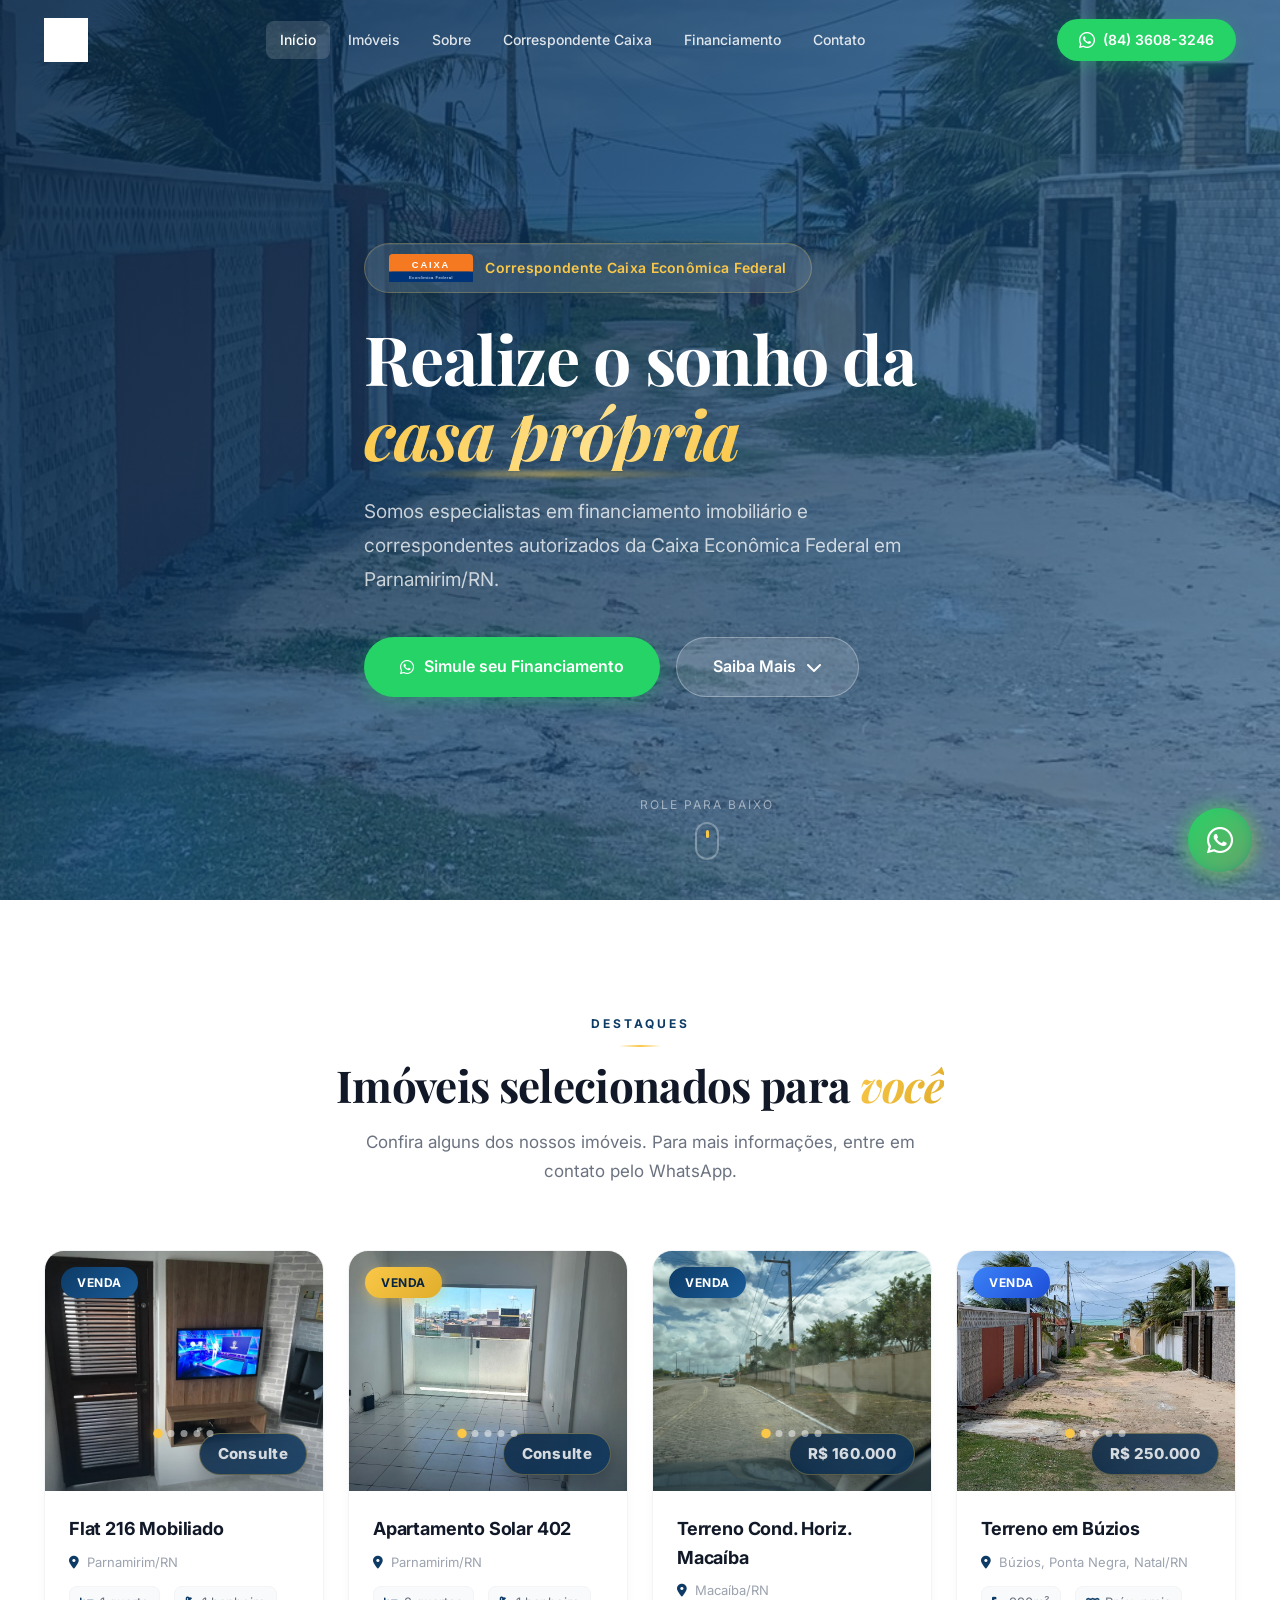
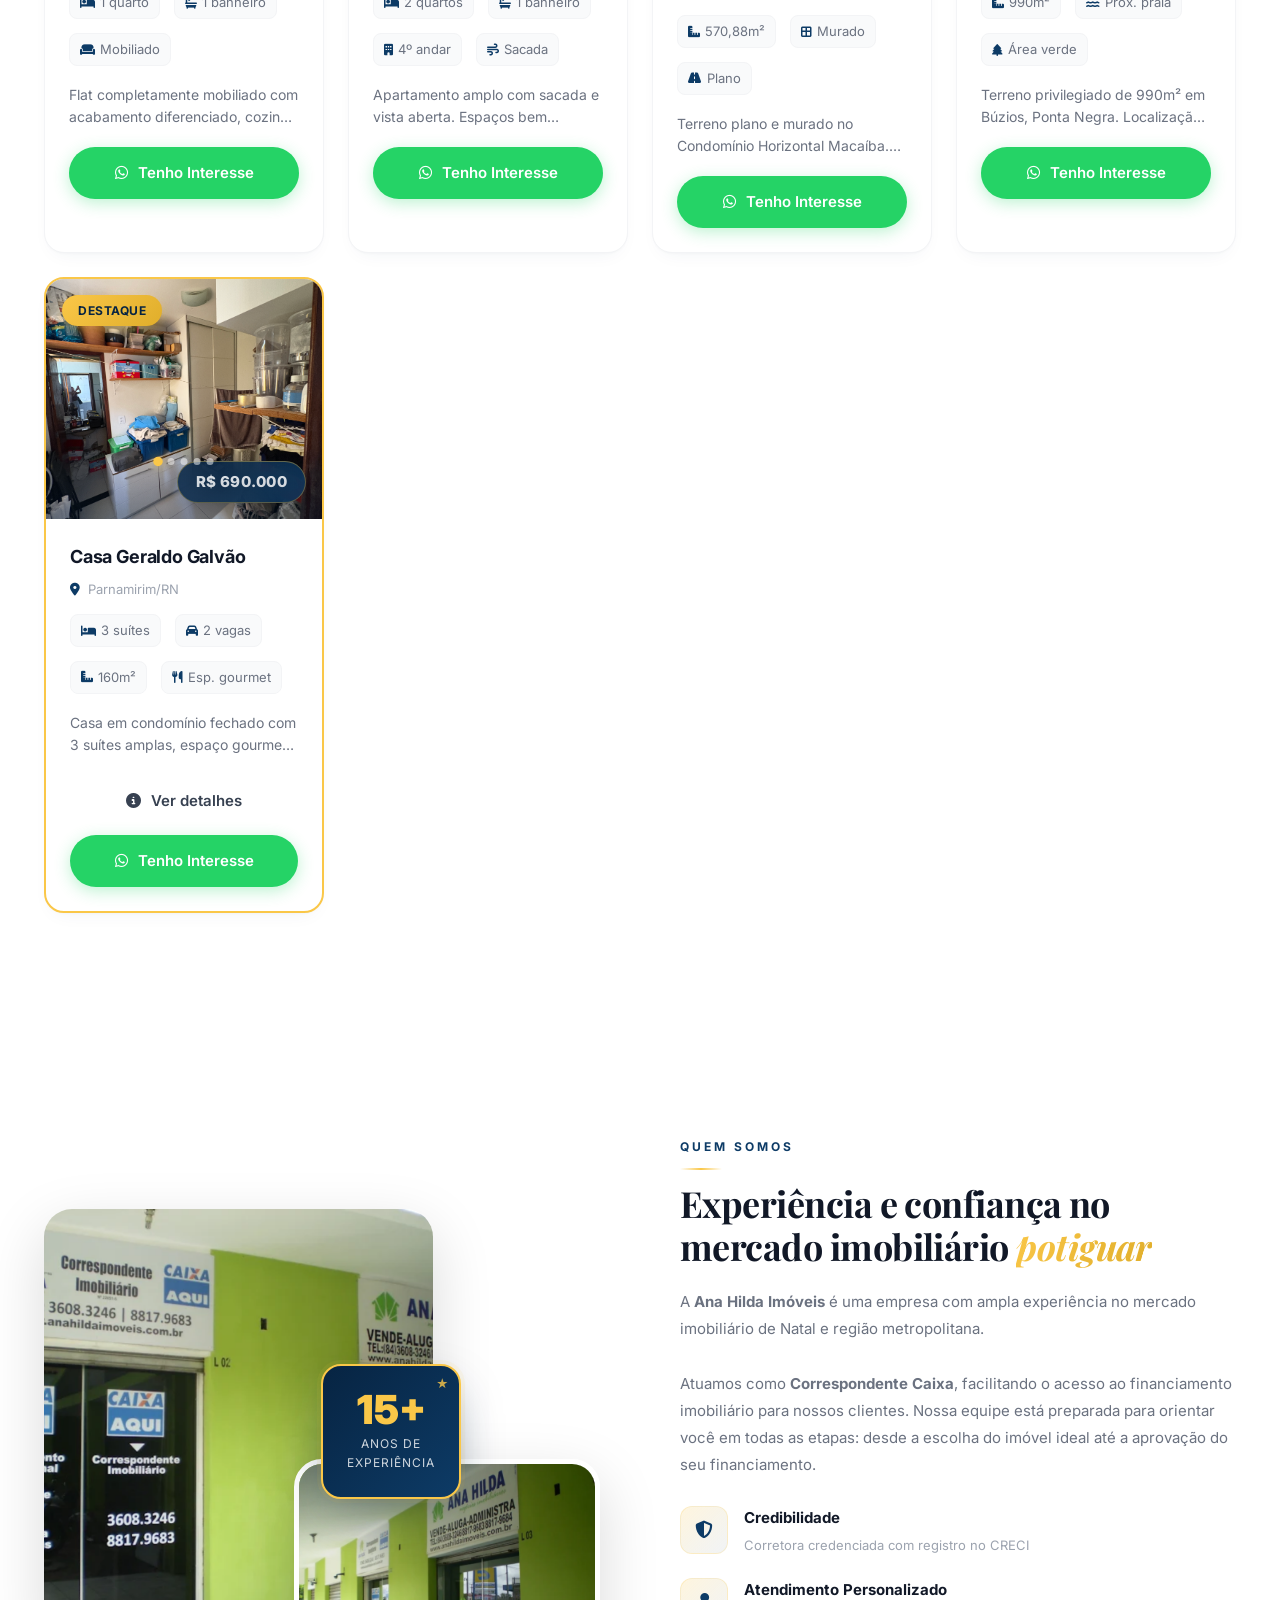
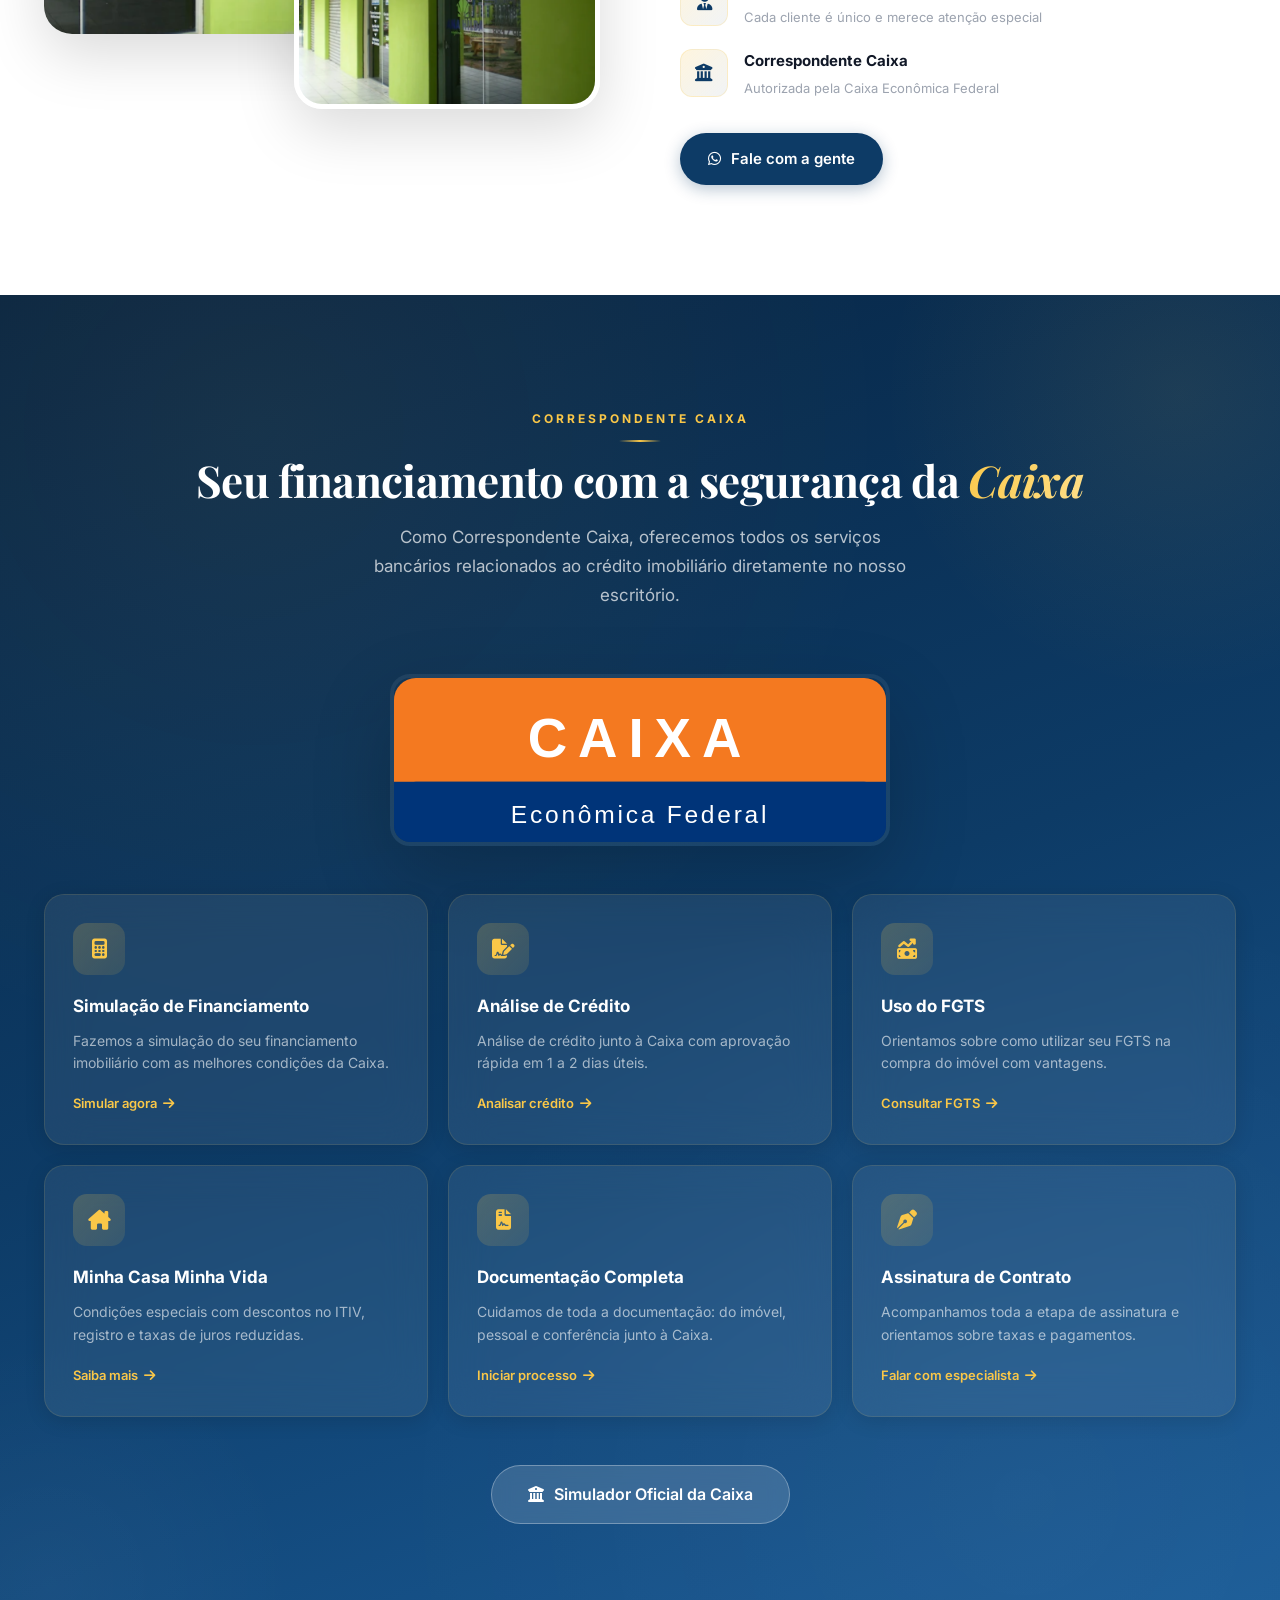
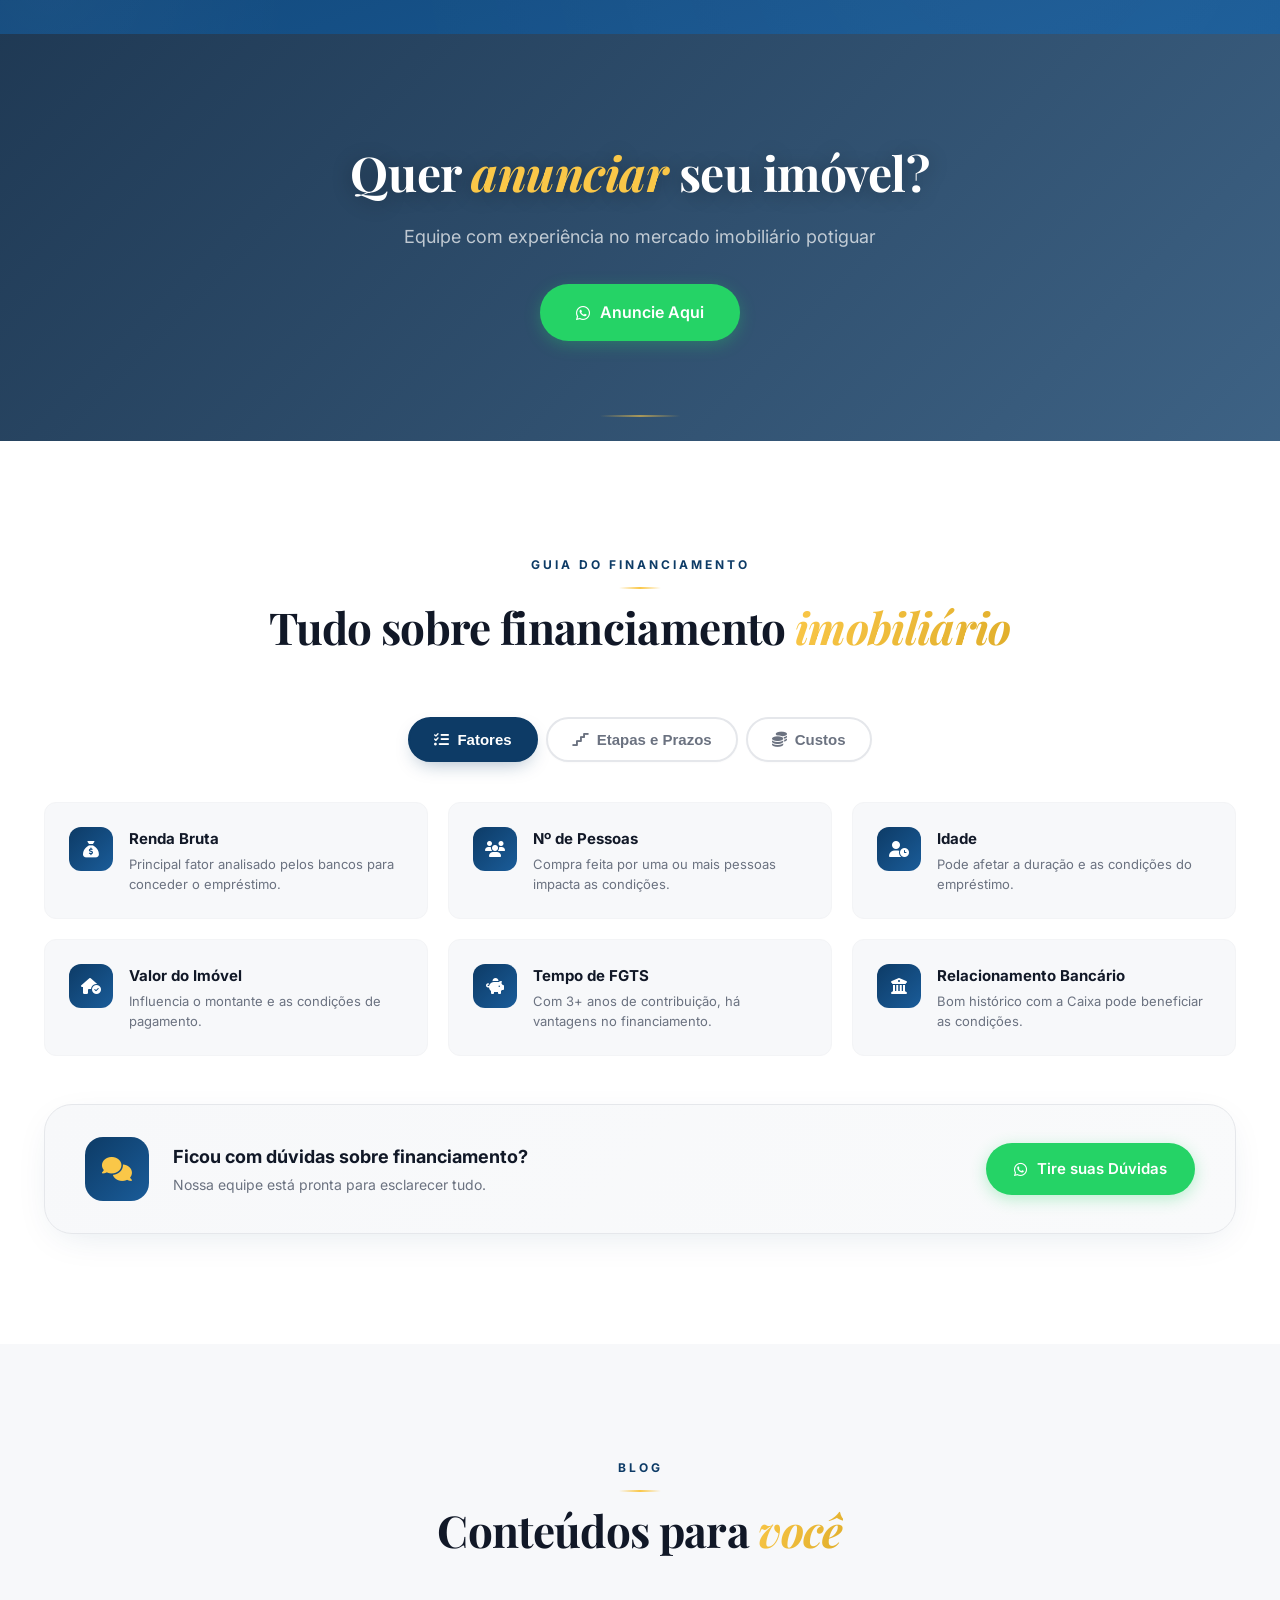
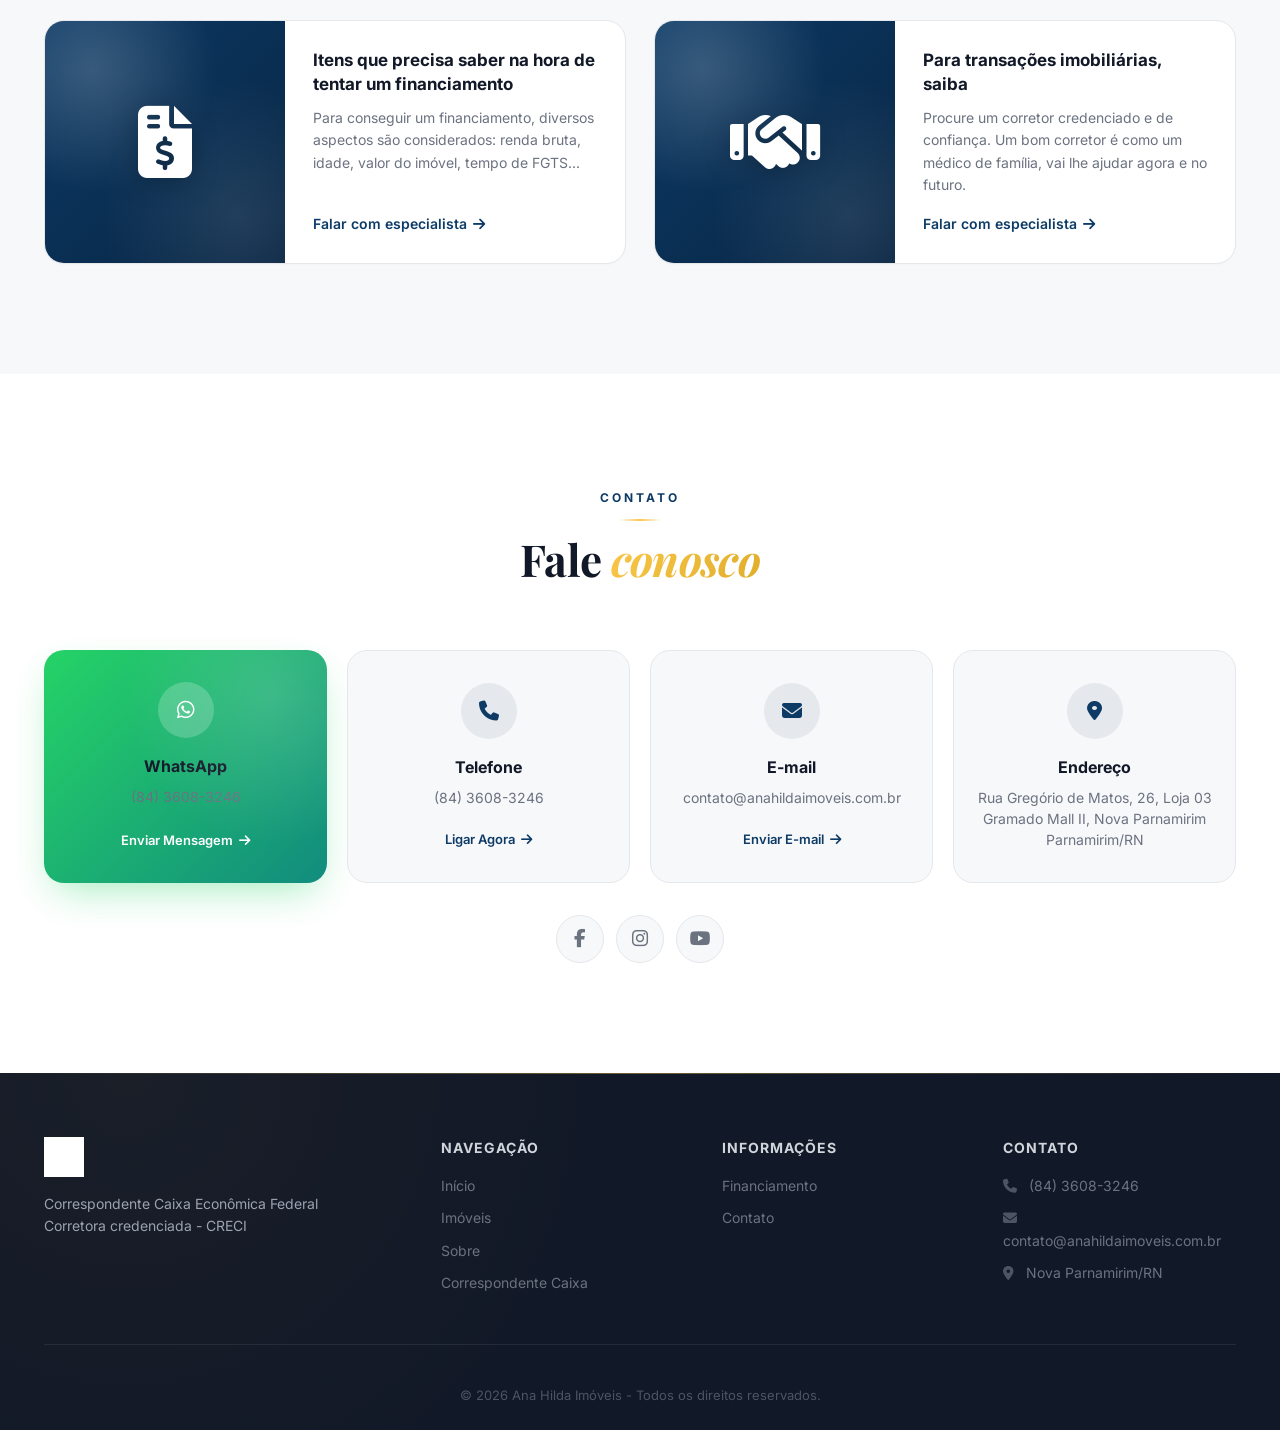
<file: index.html>
﻿<!DOCTYPE html>
<html lang="pt-BR">
<head>
    <meta charset="UTF-8">
    <meta name="viewport" content="width=device-width, initial-scale=1.0">
    <title>Ana Hilda Imóveis | Correspondente Caixa - Parnamirim/RN</title>
    <meta name="description" content="Ana Hilda Imóveis - Correspondente Caixa em Parnamirim/RN. Financiamento imobiliário, simulação de crédito, compra e venda de imóveis.">
    <link rel="icon" type="image/jpeg" href="/images/icons/logo.jpg">
    <link rel="preconnect" href="https://fonts.googleapis.com">
    <link rel="preconnect" href="https://fonts.gstatic.com" crossorigin>
    <link href="https://fonts.googleapis.com/css2?family=Inter:wght@300;400;500;600;700;800;900&family=Playfair+Display:ital,wght@0,400;0,500;0,600;0,700;0,800;1,400;1,500&display=swap" rel="stylesheet">
    <link rel="stylesheet" href="https://cdnjs.cloudflare.com/ajax/libs/font-awesome/6.5.1/css/all.min.css">
    <link rel="stylesheet" href="styles.css">
</head>
<body>
    <!-- Preloader -->
    <div class="preloader" id="preloader">
        <div class="preloader-inner">
            <img src="/images/icons/logo.jpg" alt="Ana Hilda" class="preloader-logo">
            <div class="preloader-bar"><div class="preloader-progress"></div></div>
        </div>
    </div>

    <!-- Header -->
    <header class="header" id="header">
        <div class="container header-container">
            <a href="#inicio" class="logo">
                <img src="/images/icons/logo.jpg" alt="Ana Hilda Imóveis" class="logo-img">
            </a>
            <nav class="nav" id="nav">
                <a href="#inicio" class="nav-link active">Início</a>
                <a href="#imoveis" class="nav-link">Imóveis</a>
                <a href="#sobre" class="nav-link">Sobre</a>
                <a href="#correspondente" class="nav-link">Correspondente Caixa</a>
                <a href="#financiamento" class="nav-link">Financiamento</a>
                <a href="#contato" class="nav-link">Contato</a>
            </nav>
            <div class="header-actions">
                <a href="https://api.whatsapp.com/send?phone=558436083246&text=Ol%C3%A1!%20Gostaria%20de%20mais%20informa%C3%A7%C3%B5es." class="btn-whatsapp-header" target="_blank" rel="noopener noreferrer">
                    <i class="fa-brands fa-whatsapp"></i>
                    <span>(84) 3608-3246</span>
                </a>
                <button class="menu-toggle" id="menuToggle" aria-label="Abrir menu">
                    <span></span><span></span><span></span>
                </button>
            </div>
        </div>
    </header>

    <!-- Hero Section -->
    <section class="hero" id="inicio">
        <div class="hero-slider">
            <div class="hero-slide active" style="background-image: url('/images/hero1.jpg')"></div>
            <div class="hero-slide" style="background-image: url('/images/hero2.jpg')"></div>
            <div class="hero-slide" style="background-image: url('/images/hero3.jpg')"></div>
        </div>
        <div class="hero-overlay"></div>
        <div class="container hero-content">
            <div class="hero-badge">
                <img src="/images/caixa.svg" alt="Caixa" class="hero-badge-img">
                Correspondente Caixa Econômica Federal
            </div>
            <h1>
                <span class="hero-line">Realize o sonho da</span>
                <span class="hero-line"><em class="highlight">casa própria</em></span>
            </h1>
            <p class="hero-subtitle">Somos especialistas em financiamento imobiliário e correspondentes autorizados da Caixa Econômica Federal em Parnamirim/RN.</p>
            <div class="hero-actions">
                <a href="https://api.whatsapp.com/send?phone=558436083246&text=Ol%C3%A1!%20Gostaria%20de%20simular%20um%20financiamento." class="btn btn-whatsapp btn-lg" target="_blank" rel="noopener noreferrer">
                    <i class="fa-brands fa-whatsapp"></i> Simule seu Financiamento
                </a>
                <a href="#correspondente" class="btn btn-glass btn-lg">
                    Saiba Mais <i class="fa-solid fa-chevron-down"></i>
                </a>
            </div>
        </div>
        <div class="hero-scroll-indicator">
            <span>Role para baixo</span>
            <div class="scroll-mouse"><div class="scroll-dot"></div></div>
        </div>
    </section>

    <!-- Imóveis em Destaque -->
    <section class="section section-properties" id="imoveis">
        <div class="container">
            <div class="section-header">
                <span class="section-tag">Destaques</span>
                <h2 class="section-title">Imóveis selecionados para <em>você</em></h2>
                <p class="section-desc">Confira alguns dos nossos imóveis. Para mais informações, entre em contato pelo WhatsApp.</p>
            </div>
            <div class="properties-grid">

                <!-- Flat 216 Mobiliado -->
                <div class="property-card">
                    <div class="property-image-wrap">
                        <div class="prop-carousel">
                            <div class="prop-carousel-track">
                                <img src="assets/imoveis/flat-216/foto-1.jpg" alt="Flat 216 - Sala" class="property-img" loading="lazy">
                                <img src="assets/imoveis/flat-216/foto-2.jpg" alt="Flat 216 - Cozinha" class="property-img" loading="lazy">
                                <img src="assets/imoveis/flat-216/foto-3.jpg" alt="Flat 216 - Área" class="property-img" loading="lazy">
                                <img src="assets/imoveis/flat-216/foto-4.jpg" alt="Flat 216 - Detalhe" class="property-img" loading="lazy">
                                <img src="assets/imoveis/flat-216/foto-5.jpg" alt="Flat 216 - Vista" class="property-img" loading="lazy">
                            </div>
                            <button class="prop-carousel-btn prop-prev" aria-label="Foto anterior"><i class="fa-solid fa-chevron-left"></i></button>
                            <button class="prop-carousel-btn prop-next" aria-label="Próxima foto"><i class="fa-solid fa-chevron-right"></i></button>
                            <div class="prop-carousel-dots">
                                <span class="prop-dot active"></span>
                                <span class="prop-dot"></span>
                                <span class="prop-dot"></span>
                                <span class="prop-dot"></span>
                                <span class="prop-dot"></span>
                            </div>
                        </div>
                        <div class="property-badge">Venda</div>
                        <div class="property-price-tag">Consulte</div>
                    </div>
                    <div class="property-info">
                        <h3>Flat 216 Mobiliado</h3>
                        <p class="property-location"><i class="fa-solid fa-location-dot"></i> Parnamirim/RN</p>
                        <div class="property-details">
                            <span><i class="fa-solid fa-bed"></i> 1 quarto</span>
                            <span><i class="fa-solid fa-bath"></i> 1 banheiro</span>
                            <span><i class="fa-solid fa-couch"></i> Mobiliado</span>
                        </div>
                        <p class="property-desc">Flat completamente mobiliado com acabamento diferenciado, cozinha americana integrada e estilo único. Perfeito para morar ou investir.</p>
                        <a href="https://api.whatsapp.com/send?phone=558436083246&text=Ol%C3%A1!%20Tenho%20interesse%20no%20Flat%20216%20Mobiliado." class="btn btn-whatsapp btn-block" target="_blank" rel="noopener noreferrer">
                            <i class="fa-brands fa-whatsapp"></i> Tenho Interesse
                        </a>
                    </div>
                </div>

                <!-- Solar 402 -->
                <div class="property-card">
                    <div class="property-image-wrap">
                        <div class="prop-carousel">
                            <div class="prop-carousel-track">
                                <img src="assets/imoveis/solar-402/foto-1.jpg" alt="Solar 402 - Sala" class="property-img" loading="lazy">
                                <img src="assets/imoveis/solar-402/foto-2.jpg" alt="Solar 402 - Quarto" class="property-img" loading="lazy">
                                <img src="assets/imoveis/solar-402/foto-3.jpg" alt="Solar 402 - Área" class="property-img" loading="lazy">
                                <img src="assets/imoveis/solar-402/foto-4.jpg" alt="Solar 402 - Vista" class="property-img" loading="lazy">
                                <img src="assets/imoveis/solar-402/foto-5.jpg" alt="Solar 402 - Detalhe" class="property-img" loading="lazy">
                            </div>
                            <button class="prop-carousel-btn prop-prev" aria-label="Foto anterior"><i class="fa-solid fa-chevron-left"></i></button>
                            <button class="prop-carousel-btn prop-next" aria-label="Próxima foto"><i class="fa-solid fa-chevron-right"></i></button>
                            <div class="prop-carousel-dots">
                                <span class="prop-dot active"></span>
                                <span class="prop-dot"></span>
                                <span class="prop-dot"></span>
                                <span class="prop-dot"></span>
                                <span class="prop-dot"></span>
                            </div>
                        </div>
                        <div class="property-badge badge-accent">Venda</div>
                        <div class="property-price-tag">Consulte</div>
                    </div>
                    <div class="property-info">
                        <h3>Apartamento Solar 402</h3>
                        <p class="property-location"><i class="fa-solid fa-location-dot"></i> Parnamirim/RN</p>
                        <div class="property-details">
                            <span><i class="fa-solid fa-bed"></i> 2 quartos</span>
                            <span><i class="fa-solid fa-bath"></i> 1 banheiro</span>
                            <span><i class="fa-solid fa-building"></i> 4º andar</span>
                            <span><i class="fa-solid fa-wind"></i> Sacada</span>
                        </div>
                        <p class="property-desc">Apartamento amplo com sacada e vista aberta. Espaços bem distribuídos em ótima localização em Parnamirim.</p>
                        <a href="https://api.whatsapp.com/send?phone=558436083246&text=Ol%C3%A1!%20Tenho%20interesse%20no%20Apartamento%20Solar%20402." class="btn btn-whatsapp btn-block" target="_blank" rel="noopener noreferrer">
                            <i class="fa-brands fa-whatsapp"></i> Tenho Interesse
                        </a>
                    </div>
                </div>

                <!-- Terreno Macaíba -->
                <div class="property-card">
                    <div class="property-image-wrap">
                        <div class="prop-carousel">
                            <div class="prop-carousel-track">
                                <img src="assets/imoveis/terreno-macaiba/foto-1.jpg" alt="Terreno Macaíba - Vista 1" class="property-img" loading="lazy">
                                <img src="assets/imoveis/terreno-macaiba/foto-2.jpg" alt="Terreno Macaíba - Vista 2" class="property-img" loading="lazy">
                                <img src="assets/imoveis/terreno-macaiba/foto-3.jpg" alt="Terreno Macaíba - Vista 3" class="property-img" loading="lazy">
                                <img src="assets/imoveis/terreno-macaiba/foto-4.jpg" alt="Terreno Macaíba - Vista 4" class="property-img" loading="lazy">
                                <img src="assets/imoveis/terreno-macaiba/foto-5.jpg" alt="Terreno Macaíba - Vista 5" class="property-img" loading="lazy">
                            </div>
                            <button class="prop-carousel-btn prop-prev" aria-label="Foto anterior"><i class="fa-solid fa-chevron-left"></i></button>
                            <button class="prop-carousel-btn prop-next" aria-label="Próxima foto"><i class="fa-solid fa-chevron-right"></i></button>
                            <div class="prop-carousel-dots">
                                <span class="prop-dot active"></span>
                                <span class="prop-dot"></span>
                                <span class="prop-dot"></span>
                                <span class="prop-dot"></span>
                                <span class="prop-dot"></span>
                            </div>
                        </div>
                        <div class="property-badge">Venda</div>
                        <div class="property-price-tag">R$ 160.000</div>
                    </div>
                    <div class="property-info">
                        <h3>Terreno Cond. Horiz. Macaíba</h3>
                        <p class="property-location"><i class="fa-solid fa-location-dot"></i> Macaíba/RN</p>
                        <div class="property-details">
                            <span><i class="fa-solid fa-ruler-combined"></i> 570,88m²</span>
                            <span><i class="fa-solid fa-border-all"></i> Murado</span>
                            <span><i class="fa-solid fa-road"></i> Plano</span>
                        </div>
                        <p class="property-desc">Terreno plano e murado no Condomínio Horizontal Macaíba. Área de 570,88m² com água, iluminação pública e rede elétrica.</p>
                        <a href="https://api.whatsapp.com/send?phone=558436083246&text=Ol%C3%A1!%20Tenho%20interesse%20no%20Terreno%20do%20Condom%C3%ADnio%20Horizontal%20Maca%C3%ADba%20-%20R%24%20160.000." class="btn btn-whatsapp btn-block" target="_blank" rel="noopener noreferrer">
                            <i class="fa-brands fa-whatsapp"></i> Tenho Interesse
                        </a>
                    </div>
                </div>

                <!-- Terreno Búzios -->
                <div class="property-card">
                    <div class="property-image-wrap">
                        <div class="prop-carousel">
                            <div class="prop-carousel-track">
                                <img src="assets/imoveis/terreno-buzios/foto-1.jpg" alt="Terreno Búzios - Vista 1" class="property-img" loading="lazy">
                                <img src="assets/imoveis/terreno-buzios/foto-2.jpg" alt="Terreno Búzios - Vista 2" class="property-img" loading="lazy">
                                <img src="assets/imoveis/terreno-buzios/foto-3.jpg" alt="Terreno Búzios - Vista 3" class="property-img" loading="lazy">
                                <img src="assets/imoveis/terreno-buzios/foto-4.jpg" alt="Terreno Búzios - Vista 4" class="property-img" loading="lazy">
                                <img src="assets/imoveis/terreno-buzios/foto-5.jpg" alt="Terreno Búzios - Vista 5" class="property-img" loading="lazy">
                            </div>
                            <button class="prop-carousel-btn prop-prev" aria-label="Foto anterior"><i class="fa-solid fa-chevron-left"></i></button>
                            <button class="prop-carousel-btn prop-next" aria-label="Próxima foto"><i class="fa-solid fa-chevron-right"></i></button>
                            <div class="prop-carousel-dots">
                                <span class="prop-dot active"></span>
                                <span class="prop-dot"></span>
                                <span class="prop-dot"></span>
                                <span class="prop-dot"></span>
                                <span class="prop-dot"></span>
                            </div>
                        </div>
                        <div class="property-badge badge-blue">Venda</div>
                        <div class="property-price-tag">R$ 250.000</div>
                    </div>
                    <div class="property-info">
                        <h3>Terreno em Búzios</h3>
                        <p class="property-location"><i class="fa-solid fa-location-dot"></i> Búzios, Ponta Negra, Natal/RN</p>
                        <div class="property-details">
                            <span><i class="fa-solid fa-ruler-combined"></i> 990m²</span>
                            <span><i class="fa-solid fa-water"></i> Próx. praia</span>
                            <span><i class="fa-solid fa-tree"></i> Área verde</span>
                        </div>
                        <p class="property-desc">Terreno privilegiado de 990m² em Búzios, Ponta Negra. Localização a poucos metros do mar, em uma das regiões mais valorizadas do RN.</p>
                        <a href="https://api.whatsapp.com/send?phone=558436083246&text=Ol%C3%A1!%20Tenho%20interesse%20no%20Terreno%20em%20B%C3%BAzios%20-%20R%24%20250.000." class="btn btn-whatsapp btn-block" target="_blank" rel="noopener noreferrer">
                            <i class="fa-brands fa-whatsapp"></i> Tenho Interesse
                        </a>
                    </div>
                </div>

                <!-- Casa Geraldo Galvão -->
                <div class="property-card property-card-featured">
                    <div class="property-image-wrap">
                        <div class="prop-carousel">
                            <div class="prop-carousel-track">
                                <img src="assets/imoveis/casa-geraldo-galvao/foto-1.jpg" alt="Casa Geraldo Galvão - Foto 1" class="property-img" loading="lazy">
                                <img src="assets/imoveis/casa-geraldo-galvao/foto-2.jpg" alt="Casa Geraldo Galvão - Foto 2" class="property-img" loading="lazy">
                                <img src="assets/imoveis/casa-geraldo-galvao/foto-3.jpg" alt="Casa Geraldo Galvão - Foto 3" class="property-img" loading="lazy">
                                <img src="assets/imoveis/casa-geraldo-galvao/foto-4.jpg" alt="Casa Geraldo Galvão - Foto 4" class="property-img" loading="lazy">
                                <img src="assets/imoveis/casa-geraldo-galvao/foto-5.jpg" alt="Casa Geraldo Galvão - Foto 5" class="property-img" loading="lazy">
                            </div>
                            <button class="prop-carousel-btn prop-prev" aria-label="Foto anterior"><i class="fa-solid fa-chevron-left"></i></button>
                            <button class="prop-carousel-btn prop-next" aria-label="Próxima foto"><i class="fa-solid fa-chevron-right"></i></button>
                            <div class="prop-carousel-dots">
                                <span class="prop-dot active"></span>
                                <span class="prop-dot"></span>
                                <span class="prop-dot"></span>
                                <span class="prop-dot"></span>
                                <span class="prop-dot"></span>
                            </div>
                        </div>
                        <div class="property-badge badge-accent">Destaque</div>
                        <div class="property-price-tag">R$ 690.000</div>
                    </div>
                    <div class="property-info">
                        <h3>Casa Geraldo Galvão</h3>
                        <p class="property-location"><i class="fa-solid fa-location-dot"></i> Parnamirim/RN</p>
                        <div class="property-details">
                            <span><i class="fa-solid fa-bed"></i> 3 suítes</span>
                            <span><i class="fa-solid fa-car"></i> 2 vagas</span>
                            <span><i class="fa-solid fa-ruler-combined"></i> 160m²</span>
                            <span><i class="fa-solid fa-utensils"></i> Esp. gourmet</span>
                        </div>
                        <p class="property-desc">Casa em condomínio fechado com 3 suítes amplas, espaço gourmet integrado, lavabo, escritório e dependência completa. Conforto, segurança e modernidade.</p>
                        <div class="property-actions">
                            <a href="/imoveis/casa-geraldo-galvao" class="btn btn-outline btn-block">
                                <i class="fa-solid fa-circle-info"></i> Ver detalhes
                            </a>
                            <a href="https://api.whatsapp.com/send?phone=558436083246&text=Ol%C3%A1!%20Tenho%20interesse%20na%20Casa%20Geraldo%20Galv%C3%A3o%20-%20R%24%20690.000." class="btn btn-whatsapp btn-block" target="_blank" rel="noopener noreferrer">
                                <i class="fa-brands fa-whatsapp"></i> Tenho Interesse
                            </a>
                        </div>
                    </div>
                </div>

            </div>
        </div>
    </section>

    <!-- Sobre Section -->
    <section class="section section-about" id="sobre">
        <div class="container">
            <div class="about-grid">
                <div class="about-visual">
                    <div class="about-img-main">
                        <img src="/images/about1.jpg" alt="Ana Hilda Imóveis" loading="lazy">
                    </div>
                    <div class="about-img-secondary">
                        <img src="/images/about2.jpg" alt="Imóvel" loading="lazy">
                    </div>
                    <div class="about-experience-badge">
                        <span class="about-exp-number">15+</span>
                        <span class="about-exp-text">Anos de<br>experiência</span>
                    </div>
                </div>
                <div class="about-text">
                    <span class="section-tag">Quem Somos</span>
                    <h2 class="section-title">Experiência e confiança no mercado imobiliário <em>potiguar</em></h2>
                    <p class="about-lead">A <strong>Ana Hilda Imóveis</strong> é uma empresa com ampla experiência no mercado imobiliário de Natal e região metropolitana.</p>
                    <p>Atuamos como <strong>Correspondente Caixa</strong>, facilitando o acesso ao financiamento imobiliário para nossos clientes. Nossa equipe está preparada para orientar você em todas as etapas: desde a escolha do imóvel ideal até a aprovação do seu financiamento.</p>
                    <div class="about-features">
                        <div class="about-feature">
                            <div class="feature-icon"><i class="fa-solid fa-shield-halved"></i></div>
                            <div>
                                <strong>Credibilidade</strong>
                                <span>Corretora credenciada com registro no CRECI</span>
                            </div>
                        </div>
                        <div class="about-feature">
                            <div class="feature-icon"><i class="fa-solid fa-user-tie"></i></div>
                            <div>
                                <strong>Atendimento Personalizado</strong>
                                <span>Cada cliente é único e merece atenção especial</span>
                            </div>
                        </div>
                        <div class="about-feature">
                            <div class="feature-icon"><i class="fa-solid fa-building-columns"></i></div>
                            <div>
                                <strong>Correspondente Caixa</strong>
                                <span>Autorizada pela Caixa Econômica Federal</span>
                            </div>
                        </div>
                    </div>
                    <a href="https://api.whatsapp.com/send?phone=558436083246&text=Ol%C3%A1!%20Gostaria%20de%20saber%20mais%20sobre%20a%20Ana%20Hilda%20Im%C3%B3veis." class="btn btn-primary" target="_blank" rel="noopener noreferrer">
                        <i class="fa-brands fa-whatsapp"></i> Fale com a gente
                    </a>
                </div>
            </div>
        </div>
    </section>

    <!-- Correspondente Caixa Section -->
    <section class="section section-caixa" id="correspondente">
        <div class="container">
            <div class="section-header section-header-light">
                <span class="section-tag section-tag-light">Correspondente Caixa</span>
                <h2 class="section-title">Seu financiamento com a segurança da <em>Caixa</em></h2>
                <p class="section-desc">Como Correspondente Caixa, oferecemos todos os serviços bancários relacionados ao crédito imobiliário diretamente no nosso escritório.</p>
            </div>
            <div class="caixa-banner">
                <img src="/images/caixa.svg" alt="Correspondente Bancário Caixa" class="caixa-banner-img">
            </div>
            <div class="caixa-grid">
                <div class="caixa-card">
                    <div class="caixa-icon"><i class="fa-solid fa-calculator"></i></div>
                    <h3>Simulação de Financiamento</h3>
                    <p>Fazemos a simulação do seu financiamento imobiliário com as melhores condições da Caixa.</p>
                    <a href="https://api.whatsapp.com/send?phone=558436083246&text=Ol%C3%A1!%20Gostaria%20de%20fazer%20uma%20simula%C3%A7%C3%A3o%20de%20financiamento." class="caixa-link" target="_blank" rel="noopener noreferrer">Simular agora <i class="fa-solid fa-arrow-right"></i></a>
                </div>
                <div class="caixa-card">
                    <div class="caixa-icon"><i class="fa-solid fa-file-signature"></i></div>
                    <h3>Análise de Crédito</h3>
                    <p>Análise de crédito junto à Caixa com aprovação rápida em 1 a 2 dias úteis.</p>
                    <a href="https://api.whatsapp.com/send?phone=558436083246&text=Ol%C3%A1!%20Gostaria%20de%20fazer%20uma%20an%C3%A1lise%20de%20cr%C3%A9dito." class="caixa-link" target="_blank" rel="noopener noreferrer">Analisar crédito <i class="fa-solid fa-arrow-right"></i></a>
                </div>
                <div class="caixa-card">
                    <div class="caixa-icon"><i class="fa-solid fa-money-bill-trend-up"></i></div>
                    <h3>Uso do FGTS</h3>
                    <p>Orientamos sobre como utilizar seu FGTS na compra do imóvel com vantagens.</p>
                    <a href="https://api.whatsapp.com/send?phone=558436083246&text=Ol%C3%A1!%20Gostaria%20de%20saber%20como%20usar%20o%20FGTS%20no%20financiamento." class="caixa-link" target="_blank" rel="noopener noreferrer">Consultar FGTS <i class="fa-solid fa-arrow-right"></i></a>
                </div>
                <div class="caixa-card">
                    <div class="caixa-icon"><i class="fa-solid fa-house-chimney"></i></div>
                    <h3>Minha Casa Minha Vida</h3>
                    <p>Condições especiais com descontos no ITIV, registro e taxas de juros reduzidas.</p>
                    <a href="https://api.whatsapp.com/send?phone=558436083246&text=Ol%C3%A1!%20Gostaria%20de%20saber%20sobre%20o%20Minha%20Casa%20Minha%20Vida." class="caixa-link" target="_blank" rel="noopener noreferrer">Saiba mais <i class="fa-solid fa-arrow-right"></i></a>
                </div>
                <div class="caixa-card">
                    <div class="caixa-icon"><i class="fa-solid fa-file-contract"></i></div>
                    <h3>Documentação Completa</h3>
                    <p>Cuidamos de toda a documentação: do imóvel, pessoal e conferência junto à Caixa.</p>
                    <a href="https://api.whatsapp.com/send?phone=558436083246&text=Ol%C3%A1!%20Preciso%20de%20ajuda%20com%20documenta%C3%A7%C3%A3o%20do%20financiamento." class="caixa-link" target="_blank" rel="noopener noreferrer">Iniciar processo <i class="fa-solid fa-arrow-right"></i></a>
                </div>
                <div class="caixa-card">
                    <div class="caixa-icon"><i class="fa-solid fa-pen-nib"></i></div>
                    <h3>Assinatura de Contrato</h3>
                    <p>Acompanhamos toda a etapa de assinatura e orientamos sobre taxas e pagamentos.</p>
                    <a href="https://api.whatsapp.com/send?phone=558436083246&text=Ol%C3%A1!%20Gostaria%20de%20saber%20sobre%20assinatura%20do%20contrato." class="caixa-link" target="_blank" rel="noopener noreferrer">Falar com especialista <i class="fa-solid fa-arrow-right"></i></a>
                </div>
            </div>
            <div class="caixa-cta">
                <a href="http://www8.caixa.gov.br/siopiinternet-web/simulaOperacaoInternet.do?method=inicializarCasoUso" class="btn btn-glass btn-lg" target="_blank" rel="noopener noreferrer">
                    <i class="fa-solid fa-building-columns"></i> Simulador Oficial da Caixa
                </a>
            </div>
        </div>
    </section>

    <!-- CTA Banner -->
    <section class="cta-banner" style="background-image: url('/images/cta-bg.jpg')">
        <div class="cta-overlay"></div>
        <div class="container cta-content">
            <h2>Quer <em>anunciar</em> seu imóvel?</h2>
            <p>Equipe com experiência no mercado imobiliário potiguar</p>
            <a href="https://api.whatsapp.com/send?phone=558436083246&text=Ol%C3%A1!%20Gostaria%20de%20anunciar%20meu%20im%C3%B3vel." class="btn btn-whatsapp btn-lg" target="_blank" rel="noopener noreferrer">
                <i class="fa-brands fa-whatsapp"></i> Anuncie Aqui
            </a>
        </div>
    </section>

    <!-- Financiamento Info Section -->
    <section class="section section-finance" id="financiamento">
        <div class="container">
            <div class="section-header">
                <span class="section-tag">Guia do Financiamento</span>
                <h2 class="section-title">Tudo sobre financiamento <em>imobiliário</em></h2>
            </div>
            <div class="finance-tabs">
                <button class="finance-tab active" data-tab="fatores">
                    <i class="fa-solid fa-list-check"></i> Fatores
                </button>
                <button class="finance-tab" data-tab="etapas">
                    <i class="fa-solid fa-stairs"></i> Etapas e Prazos
                </button>
                <button class="finance-tab" data-tab="custos">
                    <i class="fa-solid fa-coins"></i> Custos
                </button>
            </div>
            <div class="finance-panels">
                <div class="finance-panel active" id="panel-fatores">
                    <div class="finance-panel-grid">
                        <div class="finance-item">
                            <div class="finance-item-icon"><i class="fa-solid fa-sack-dollar"></i></div>
                            <div>
                                <strong>Renda Bruta</strong>
                                <p>Principal fator analisado pelos bancos para conceder o empréstimo.</p>
                            </div>
                        </div>
                        <div class="finance-item">
                            <div class="finance-item-icon"><i class="fa-solid fa-users"></i></div>
                            <div>
                                <strong>Nº de Pessoas</strong>
                                <p>Compra feita por uma ou mais pessoas impacta as condições.</p>
                            </div>
                        </div>
                        <div class="finance-item">
                            <div class="finance-item-icon"><i class="fa-solid fa-user-clock"></i></div>
                            <div>
                                <strong>Idade</strong>
                                <p>Pode afetar a duração e as condições do empréstimo.</p>
                            </div>
                        </div>
                        <div class="finance-item">
                            <div class="finance-item-icon"><i class="fa-solid fa-house-circle-check"></i></div>
                            <div>
                                <strong>Valor do Imóvel</strong>
                                <p>Influencia o montante e as condições de pagamento.</p>
                            </div>
                        </div>
                        <div class="finance-item">
                            <div class="finance-item-icon"><i class="fa-solid fa-piggy-bank"></i></div>
                            <div>
                                <strong>Tempo de FGTS</strong>
                                <p>Com 3+ anos de contribuição, há vantagens no financiamento.</p>
                            </div>
                        </div>
                        <div class="finance-item">
                            <div class="finance-item-icon"><i class="fa-solid fa-building-columns"></i></div>
                            <div>
                                <strong>Relacionamento Bancário</strong>
                                <p>Bom histórico com a Caixa pode beneficiar as condições.</p>
                            </div>
                        </div>
                    </div>
                </div>
                <div class="finance-panel" id="panel-etapas">
                    <div class="finance-steps">
                        <div class="finance-step">
                            <div class="step-number">01</div>
                            <div class="step-content">
                                <strong>Aprovação do Crédito</strong>
                                <span class="step-time"><i class="fa-regular fa-clock"></i> 1 a 2 dias úteis</span>
                            </div>
                        </div>
                        <div class="finance-step">
                            <div class="step-number">02</div>
                            <div class="step-content">
                                <strong>Documentação do Imóvel</strong>
                                <span class="step-time"><i class="fa-regular fa-clock"></i> 2 a 4 dias úteis</span>
                            </div>
                        </div>
                        <div class="finance-step">
                            <div class="step-number">03</div>
                            <div class="step-content">
                                <strong>Avaliação do Imóvel</strong>
                                <span class="step-time"><i class="fa-regular fa-clock"></i> 6 dias corridos (taxa R$ 750)</span>
                            </div>
                        </div>
                        <div class="finance-step">
                            <div class="step-number">04</div>
                            <div class="step-content">
                                <strong>Conferência dos Documentos</strong>
                                <span class="step-time"><i class="fa-regular fa-clock"></i> ~5 dias úteis</span>
                            </div>
                        </div>
                        <div class="finance-step">
                            <div class="step-number">05</div>
                            <div class="step-content">
                                <strong>Assinatura do Contrato</strong>
                                <span class="step-time"><i class="fa-regular fa-clock"></i> Formalização entre as partes</span>
                            </div>
                        </div>
                        <div class="finance-step">
                            <div class="step-number">06</div>
                            <div class="step-content">
                                <strong>Emissão do ITIV</strong>
                                <span class="step-time"><i class="fa-regular fa-clock"></i> ~3 dias úteis</span>
                            </div>
                        </div>
                        <div class="finance-step">
                            <div class="step-number">07</div>
                            <div class="step-content">
                                <strong>Registro no Cartório</strong>
                                <span class="step-time"><i class="fa-regular fa-clock"></i> ~10 dias úteis</span>
                            </div>
                        </div>
                    </div>
                </div>
                <div class="finance-panel" id="panel-custos">
                    <div class="cost-cards">
                        <div class="cost-card">
                            <div class="cost-value">R$ 750</div>
                            <div class="cost-label">Taxa de Engenharia</div>
                            <div class="cost-desc">Valor fixo</div>
                        </div>
                        <div class="cost-card">
                            <div class="cost-value">1-2%</div>
                            <div class="cost-label">Taxa à Vista</div>
                            <div class="cost-desc">Do valor do imóvel</div>
                        </div>
                        <div class="cost-card">
                            <div class="cost-value">3%</div>
                            <div class="cost-label">ITIV</div>
                            <div class="cost-desc">Descontos no MCMV</div>
                        </div>
                        <div class="cost-card">
                            <div class="cost-value">~2%</div>
                            <div class="cost-label">Registro Cartorário</div>
                            <div class="cost-desc">Descontos em programas especiais</div>
                        </div>
                        <div class="cost-card cost-card-total">
                            <div class="cost-value">7-10%</div>
                            <div class="cost-label">Total de Custos Adicionais</div>
                            <div class="cost-desc">Do valor do imóvel</div>
                        </div>
                    </div>
                </div>
            </div>
            <div class="finance-cta">
                <div class="finance-cta-card">
                    <div class="finance-cta-icon"><i class="fa-solid fa-comments"></i></div>
                    <div class="finance-cta-text">
                        <h3>Ficou com dúvidas sobre financiamento?</h3>
                        <p>Nossa equipe está pronta para esclarecer tudo.</p>
                    </div>
                    <a href="https://api.whatsapp.com/send?phone=558436083246&text=Ol%C3%A1!%20Tenho%20d%C3%BAvidas%20sobre%20financiamento%20imobili%C3%A1rio." class="btn btn-whatsapp" target="_blank" rel="noopener noreferrer">
                        <i class="fa-brands fa-whatsapp"></i> Tire suas Dúvidas
                    </a>
                </div>
            </div>
        </div>
    </section>

    <!-- Blog Preview -->
    <section class="section section-blog">
        <div class="container">
            <div class="section-header">
                <span class="section-tag">Blog</span>
                <h2 class="section-title">Conteúdos para <em>você</em></h2>
            </div>
            <div class="blog-grid">
                <div class="blog-card">
                    <div class="blog-img-wrap blog-icon-wrap">
                        <i class="fa-solid fa-file-invoice-dollar blog-icon" aria-hidden="true"></i>
                    </div>
                    <div class="blog-content">
                        <h3>Itens que precisa saber na hora de tentar um financiamento</h3>
                        <p>Para conseguir um financiamento, diversos aspectos são considerados: renda bruta, idade, valor do imóvel, tempo de FGTS...</p>
                        <a href="https://api.whatsapp.com/send?phone=558436083246&text=Ol%C3%A1!%20Li%20sobre%20financiamento%20no%20site%20e%20gostaria%20de%20mais%20informa%C3%A7%C3%B5es." class="blog-link" target="_blank" rel="noopener noreferrer">Falar com especialista <i class="fa-solid fa-arrow-right"></i></a>
                    </div>
                </div>
                <div class="blog-card">
                    <div class="blog-img-wrap blog-icon-wrap">
                        <i class="fa-solid fa-handshake blog-icon" aria-hidden="true"></i>
                    </div>
                    <div class="blog-content">
                        <h3>Para transações imobiliárias, saiba</h3>
                        <p>Procure um corretor credenciado e de confiança. Um bom corretor é como um médico de família, vai lhe ajudar agora e no futuro.</p>
                        <a href="https://api.whatsapp.com/send?phone=558436083246&text=Ol%C3%A1!%20Li%20sobre%20transa%C3%A7%C3%B5es%20imobili%C3%A1rias%20no%20site%20e%20gostaria%20de%20mais%20informa%C3%A7%C3%B5es." class="blog-link" target="_blank" rel="noopener noreferrer">Falar com especialista <i class="fa-solid fa-arrow-right"></i></a>
                    </div>
                </div>
            </div>
        </div>
    </section>

    <!-- Contato Section -->
    <section class="section section-contact" id="contato">
        <div class="container">
            <div class="section-header">
                <span class="section-tag">Contato</span>
                <h2 class="section-title">Fale <em>conosco</em></h2>
            </div>
            <div class="contact-main">
                <div class="contact-info-grid">
                    <a href="https://api.whatsapp.com/send?phone=558436083246&text=Ol%C3%A1!" class="contact-card contact-card-featured" target="_blank" rel="noopener noreferrer">
                        <div class="contact-icon"><i class="fa-brands fa-whatsapp"></i></div>
                        <h3>WhatsApp</h3>
                        <p>(84) 3608-3246</p>
                        <span class="contact-action">Enviar Mensagem <i class="fa-solid fa-arrow-right"></i></span>
                    </a>
                    <a href="tel:+558436083246" class="contact-card">
                        <div class="contact-icon"><i class="fa-solid fa-phone"></i></div>
                        <h3>Telefone</h3>
                        <p>(84) 3608-3246</p>
                        <span class="contact-action">Ligar Agora <i class="fa-solid fa-arrow-right"></i></span>
                    </a>
                    <a href="mailto:contato@anahildaimoveis.com.br" class="contact-card">
                        <div class="contact-icon"><i class="fa-solid fa-envelope"></i></div>
                        <h3>E-mail</h3>
                        <p>contato@anahildaimoveis.com.br</p>
                        <span class="contact-action">Enviar E-mail <i class="fa-solid fa-arrow-right"></i></span>
                    </a>
                    <div class="contact-card">
                        <div class="contact-icon"><i class="fa-solid fa-location-dot"></i></div>
                        <h3>Endereço</h3>
                        <p>Rua Gregório de Matos, 26, Loja 03<br>Gramado Mall II, Nova Parnamirim<br>Parnamirim/RN</p>
                    </div>
                </div>
            </div>
            <div class="social-links">
                <a href="https://www.facebook.com/AnaHildaImoveis/" target="_blank" rel="noopener noreferrer" aria-label="Facebook"><i class="fa-brands fa-facebook-f"></i></a>
                <a href="https://www.instagram.com/anahildaimoveis/" target="_blank" rel="noopener noreferrer" aria-label="Instagram"><i class="fa-brands fa-instagram"></i></a>
                <a href="https://youtube.com/" target="_blank" rel="noopener noreferrer" aria-label="YouTube"><i class="fa-brands fa-youtube"></i></a>
            </div>
        </div>
    </section>

    <!-- Footer -->
    <footer class="footer">
        <div class="container">
            <div class="footer-content">
                <div class="footer-brand">
                    <img src="/images/icons/logo.jpg" alt="Ana Hilda Imóveis" class="footer-logo">
                    <p>Correspondente Caixa Econômica Federal<br>Corretora credenciada - CRECI</p>
                </div>
                <div class="footer-nav">
                    <h4>Navegação</h4>
                    <a href="#inicio">Início</a>
                    <a href="#imoveis">Imóveis</a>
                    <a href="#sobre">Sobre</a>
                    <a href="#correspondente">Correspondente Caixa</a>
                </div>
                <div class="footer-nav">
                    <h4>Informações</h4>
                    <a href="#financiamento">Financiamento</a>
                    <a href="#contato">Contato</a>
                </div>
                <div class="footer-nav">
                    <h4>Contato</h4>
                    <p><i class="fa-solid fa-phone"></i> (84) 3608-3246</p>
                    <p><i class="fa-solid fa-envelope"></i> contato@anahildaimoveis.com.br</p>
                    <p><i class="fa-solid fa-location-dot"></i> Nova Parnamirim/RN</p>
                </div>
            </div>
            <div class="footer-bottom">
                <p>&copy; 2026 Ana Hilda Imóveis - Todos os direitos reservados.</p>
            </div>
        </div>
    </footer>

    <!-- WhatsApp Float Button -->
    <a href="https://api.whatsapp.com/send?phone=558436083246&text=Ol%C3%A1!%20Vim%20pelo%20site%20e%20gostaria%20de%20mais%20informa%C3%A7%C3%B5es." class="whatsapp-float" target="_blank" rel="noopener noreferrer" aria-label="Fale conosco no WhatsApp">
        <i class="fa-brands fa-whatsapp"></i>
        <span class="whatsapp-tooltip">Fale Conosco</span>
    </a>

    <script src="script.js"></script>
</body>
</html>
</file>
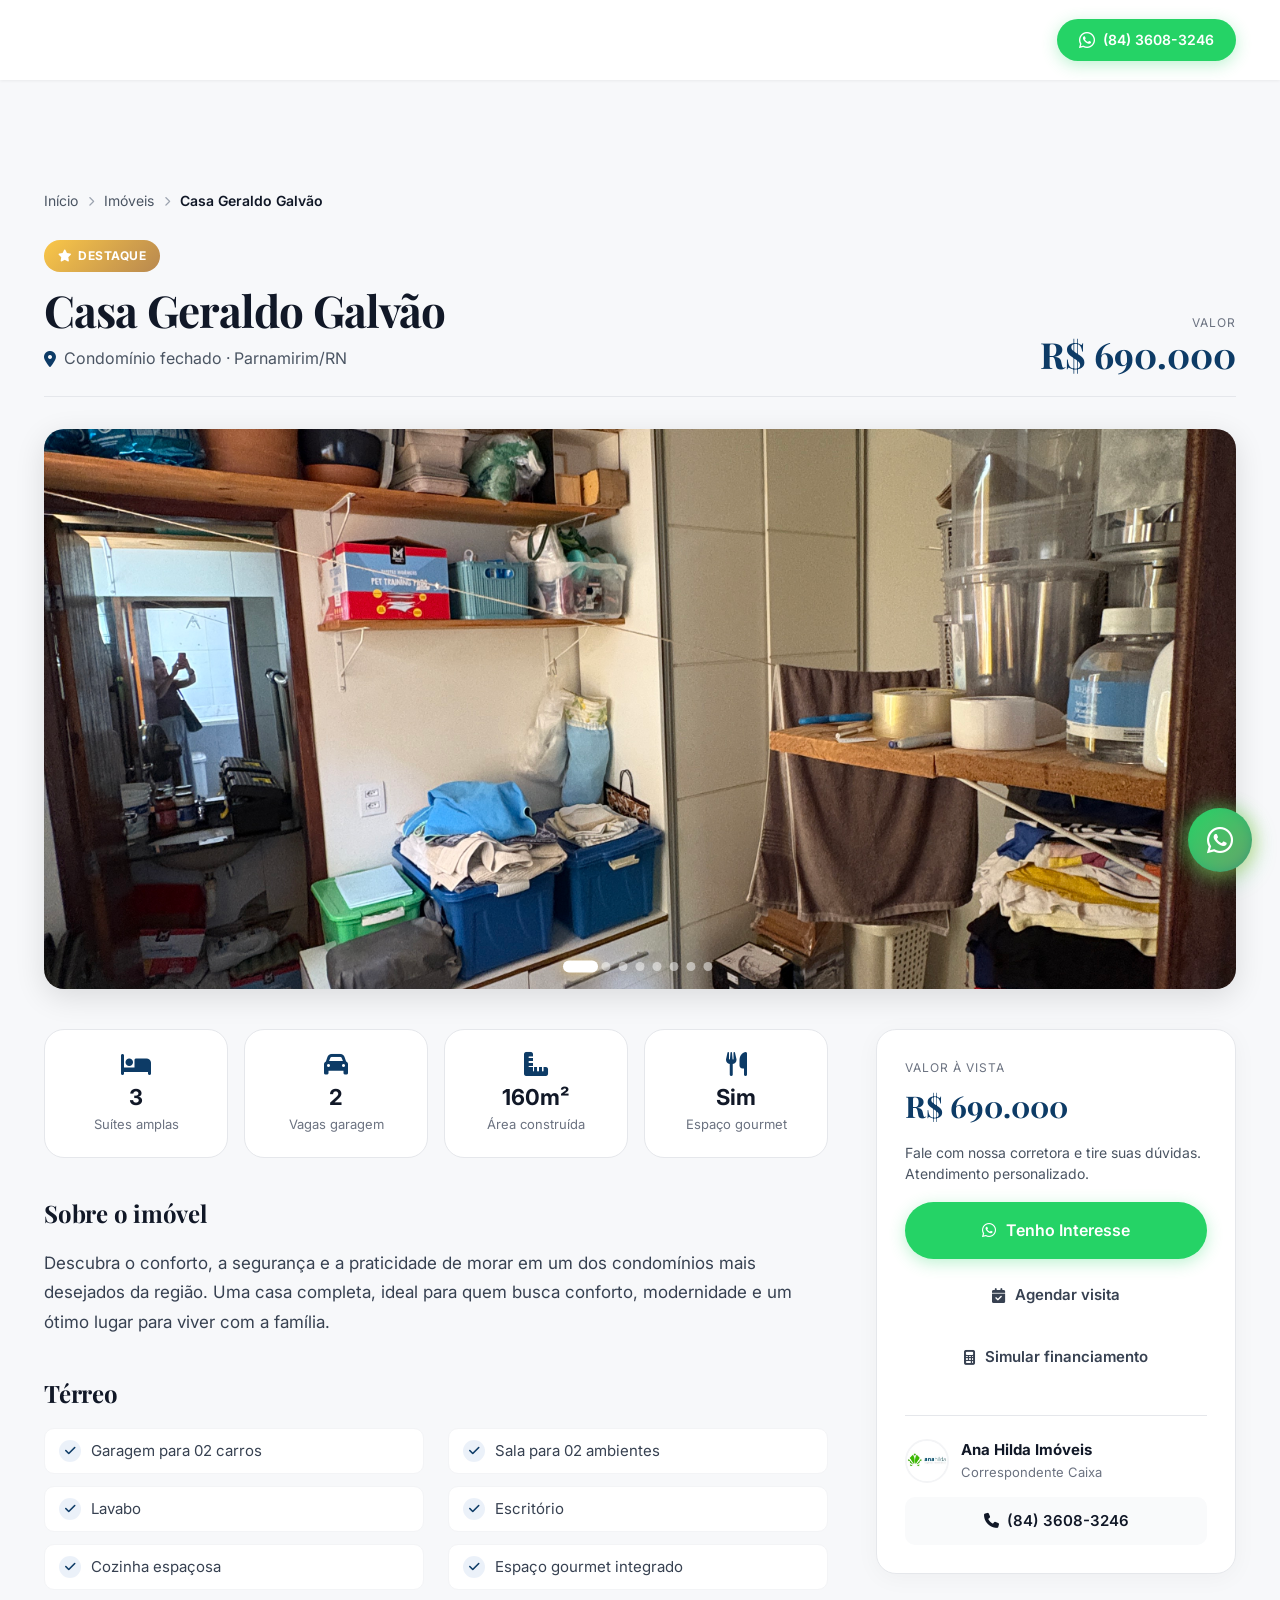
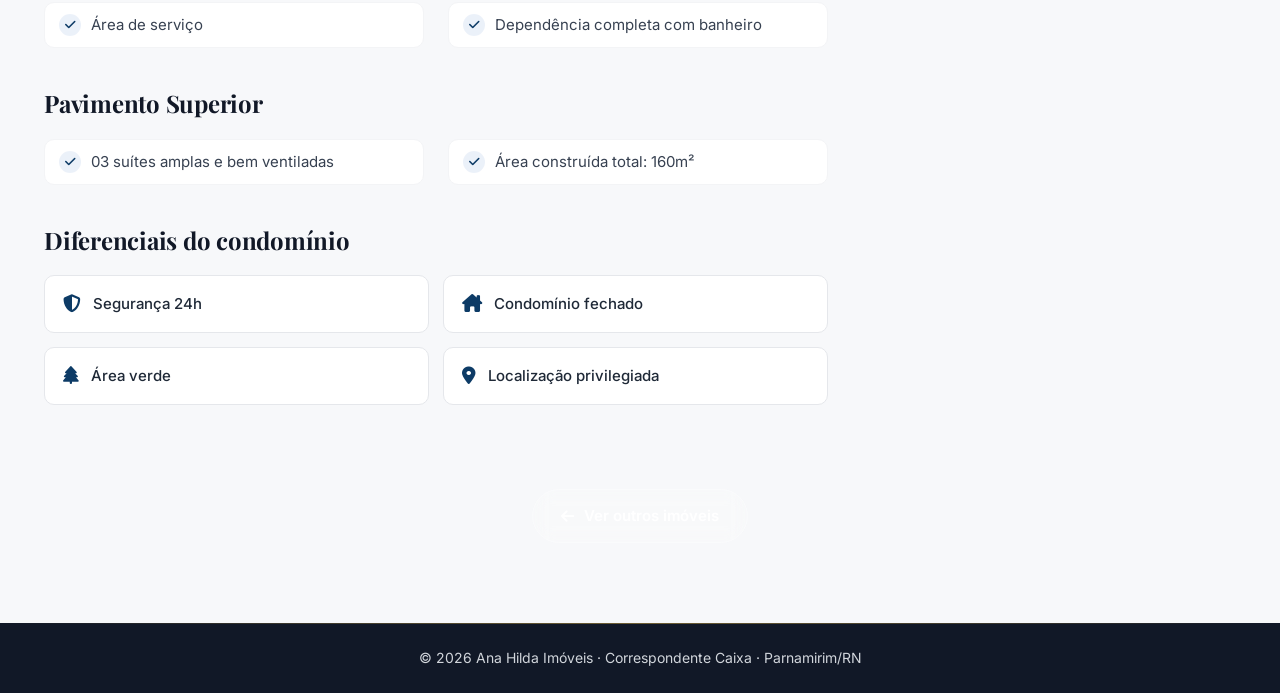
<file: imoveis/casa-geraldo-galvao.html>
<!DOCTYPE html>
<html lang="pt-BR">
<head>
    <meta charset="UTF-8">
    <meta name="viewport" content="width=device-width, initial-scale=1.0">
    <title>Casa Geraldo Galvão - R$ 690.000 | Ana Hilda Imóveis</title>
    <meta name="description" content="Casa em condomínio fechado em Parnamirim/RN com 3 suítes, espaço gourmet, garagem para 2 carros, escritório e 160m² de área construída. R$ 690.000.">
    <meta property="og:title" content="Casa Geraldo Galvão - R$ 690.000">
    <meta property="og:description" content="Casa em condomínio com 3 suítes, espaço gourmet e 160m² em Parnamirim/RN.">
    <meta property="og:image" content="/assets/imoveis/casa-geraldo-galvao/foto-1.jpg">
    <link rel="icon" type="image/jpeg" href="/images/icons/logo.jpg">
    <link rel="preconnect" href="https://fonts.googleapis.com">
    <link rel="preconnect" href="https://fonts.gstatic.com" crossorigin>
    <link href="https://fonts.googleapis.com/css2?family=Inter:wght@300;400;500;600;700;800;900&family=Playfair+Display:ital,wght@0,400;0,500;0,600;0,700;0,800;1,400;1,500&display=swap" rel="stylesheet">
    <link rel="stylesheet" href="https://cdnjs.cloudflare.com/ajax/libs/font-awesome/6.5.1/css/all.min.css">
    <link rel="stylesheet" href="/styles.css">
</head>
<body class="property-page">

    <!-- Header -->
    <header class="header header-solid" id="header">
        <div class="container header-container">
            <a href="/" class="logo">
                <img src="/images/icons/logo.jpg" alt="Ana Hilda Imóveis" class="logo-img">
            </a>
            <nav class="nav" id="nav">
                <a href="/" class="nav-link">Início</a>
                <a href="/#imoveis" class="nav-link active">Imóveis</a>
                <a href="/#sobre" class="nav-link">Sobre</a>
                <a href="/#correspondente" class="nav-link">Correspondente Caixa</a>
                <a href="/#financiamento" class="nav-link">Financiamento</a>
                <a href="/#contato" class="nav-link">Contato</a>
            </nav>
            <div class="header-actions">
                <a href="https://api.whatsapp.com/send?phone=558436083246&text=Ol%C3%A1!%20Tenho%20interesse%20na%20Casa%20Geraldo%20Galv%C3%A3o." class="btn-whatsapp-header" target="_blank" rel="noopener noreferrer">
                    <i class="fa-brands fa-whatsapp"></i>
                    <span>(84) 3608-3246</span>
                </a>
                <button class="menu-toggle" id="menuToggle" aria-label="Abrir menu">
                    <span></span><span></span><span></span>
                </button>
            </div>
        </div>
    </header>

    <main class="property-detail">
        <div class="container">

            <!-- Breadcrumb -->
            <nav class="breadcrumb" aria-label="Navegação">
                <a href="/">Início</a>
                <i class="fa-solid fa-chevron-right"></i>
                <a href="/#imoveis">Imóveis</a>
                <i class="fa-solid fa-chevron-right"></i>
                <span>Casa Geraldo Galvão</span>
            </nav>

            <!-- Header do imóvel -->
            <div class="pd-header">
                <div>
                    <span class="pd-badge"><i class="fa-solid fa-star"></i> Destaque</span>
                    <h1 class="pd-title">Casa Geraldo Galvão</h1>
                    <p class="pd-location"><i class="fa-solid fa-location-dot"></i> Condomínio fechado · Parnamirim/RN</p>
                </div>
                <div class="pd-price-box">
                    <span class="pd-price-label">Valor</span>
                    <span class="pd-price">R$ 690.000</span>
                </div>
            </div>

            <!-- Galeria -->
            <section class="pd-gallery">
                <div class="prop-carousel pd-carousel">
                    <div class="prop-carousel-track">
                        <img src="/assets/imoveis/casa-geraldo-galvao/foto-1.jpg" alt="Casa Geraldo Galvão - Fachada" class="property-img">
                        <img src="/assets/imoveis/casa-geraldo-galvao/foto-2.jpg" alt="Casa Geraldo Galvão - Sala" class="property-img" loading="lazy">
                        <img src="/assets/imoveis/casa-geraldo-galvao/foto-3.jpg" alt="Casa Geraldo Galvão - Cozinha" class="property-img" loading="lazy">
                        <img src="/assets/imoveis/casa-geraldo-galvao/foto-4.jpg" alt="Casa Geraldo Galvão - Espaço Gourmet" class="property-img" loading="lazy">
                        <img src="/assets/imoveis/casa-geraldo-galvao/foto-5.jpg" alt="Casa Geraldo Galvão - Suíte" class="property-img" loading="lazy">
                        <img src="/assets/imoveis/casa-geraldo-galvao/foto-6.jpg" alt="Casa Geraldo Galvão - Banheiro" class="property-img" loading="lazy">
                        <img src="/assets/imoveis/casa-geraldo-galvao/foto-7.jpg" alt="Casa Geraldo Galvão - Área externa" class="property-img" loading="lazy">
                        <img src="/assets/imoveis/casa-geraldo-galvao/foto-8.jpg" alt="Casa Geraldo Galvão - Detalhe" class="property-img" loading="lazy">
                    </div>
                    <button class="prop-carousel-btn prop-prev" aria-label="Foto anterior"><i class="fa-solid fa-chevron-left"></i></button>
                    <button class="prop-carousel-btn prop-next" aria-label="Próxima foto"><i class="fa-solid fa-chevron-right"></i></button>
                    <div class="prop-carousel-dots">
                        <span class="prop-dot active"></span>
                        <span class="prop-dot"></span>
                        <span class="prop-dot"></span>
                        <span class="prop-dot"></span>
                        <span class="prop-dot"></span>
                        <span class="prop-dot"></span>
                        <span class="prop-dot"></span>
                        <span class="prop-dot"></span>
                    </div>
                </div>
            </section>

            <!-- Conteúdo principal -->
            <div class="pd-grid">
                <div class="pd-main">

                    <!-- Highlights -->
                    <section class="pd-section">
                        <div class="pd-highlights">
                            <div class="pd-highlight">
                                <i class="fa-solid fa-bed"></i>
                                <strong>3</strong>
                                <span>Suítes amplas</span>
                            </div>
                            <div class="pd-highlight">
                                <i class="fa-solid fa-car"></i>
                                <strong>2</strong>
                                <span>Vagas garagem</span>
                            </div>
                            <div class="pd-highlight">
                                <i class="fa-solid fa-ruler-combined"></i>
                                <strong>160m²</strong>
                                <span>Área construída</span>
                            </div>
                            <div class="pd-highlight">
                                <i class="fa-solid fa-utensils"></i>
                                <strong>Sim</strong>
                                <span>Espaço gourmet</span>
                            </div>
                        </div>
                    </section>

                    <!-- Descrição -->
                    <section class="pd-section">
                        <h2 class="pd-section-title">Sobre o imóvel</h2>
                        <p class="pd-desc">
                            Descubra o conforto, a segurança e a praticidade de morar em um dos
                            condomínios mais desejados da região. Uma casa completa, ideal para
                            quem busca conforto, modernidade e um ótimo lugar para viver com a
                            família.
                        </p>
                    </section>

                    <!-- Térreo -->
                    <section class="pd-section">
                        <h2 class="pd-section-title">Térreo</h2>
                        <ul class="pd-features">
                            <li><i class="fa-solid fa-check"></i> Garagem para 02 carros</li>
                            <li><i class="fa-solid fa-check"></i> Sala para 02 ambientes</li>
                            <li><i class="fa-solid fa-check"></i> Lavabo</li>
                            <li><i class="fa-solid fa-check"></i> Escritório</li>
                            <li><i class="fa-solid fa-check"></i> Cozinha espaçosa</li>
                            <li><i class="fa-solid fa-check"></i> Espaço gourmet integrado</li>
                            <li><i class="fa-solid fa-check"></i> Área de serviço</li>
                            <li><i class="fa-solid fa-check"></i> Dependência completa com banheiro</li>
                        </ul>
                    </section>

                    <!-- Pavimento Superior -->
                    <section class="pd-section">
                        <h2 class="pd-section-title">Pavimento Superior</h2>
                        <ul class="pd-features">
                            <li><i class="fa-solid fa-check"></i> 03 suítes amplas e bem ventiladas</li>
                            <li><i class="fa-solid fa-check"></i> Área construída total: 160m²</li>
                        </ul>
                    </section>

                    <!-- Diferenciais -->
                    <section class="pd-section">
                        <h2 class="pd-section-title">Diferenciais do condomínio</h2>
                        <div class="pd-perks">
                            <div class="pd-perk"><i class="fa-solid fa-shield-halved"></i> Segurança 24h</div>
                            <div class="pd-perk"><i class="fa-solid fa-house-chimney"></i> Condomínio fechado</div>
                            <div class="pd-perk"><i class="fa-solid fa-tree"></i> Área verde</div>
                            <div class="pd-perk"><i class="fa-solid fa-location-dot"></i> Localização privilegiada</div>
                        </div>
                    </section>

                </div>

                <!-- Sidebar CTA -->
                <aside class="pd-sidebar">
                    <div class="pd-cta-card">
                        <span class="pd-cta-label">Valor à vista</span>
                        <strong class="pd-cta-price">R$ 690.000</strong>
                        <p class="pd-cta-desc">Fale com nossa corretora e tire suas dúvidas. Atendimento personalizado.</p>
                        <a href="https://api.whatsapp.com/send?phone=558436083246&text=Ol%C3%A1!%20Tenho%20interesse%20na%20Casa%20Geraldo%20Galv%C3%A3o%20-%20R%24%20690.000.%20Gostaria%20de%20mais%20informa%C3%A7%C3%B5es."
                           class="btn btn-whatsapp btn-block btn-lg" target="_blank" rel="noopener noreferrer">
                            <i class="fa-brands fa-whatsapp"></i> Tenho Interesse
                        </a>
                        <a href="https://api.whatsapp.com/send?phone=558436083246&text=Ol%C3%A1!%20Gostaria%20de%20agendar%20uma%20visita%20%C3%A0%20Casa%20Geraldo%20Galv%C3%A3o."
                           class="btn btn-outline btn-block" target="_blank" rel="noopener noreferrer">
                            <i class="fa-solid fa-calendar-check"></i> Agendar visita
                        </a>
                        <a href="https://api.whatsapp.com/send?phone=558436083246&text=Ol%C3%A1!%20Gostaria%20de%20simular%20o%20financiamento%20da%20Casa%20Geraldo%20Galv%C3%A3o."
                           class="btn btn-outline btn-block" target="_blank" rel="noopener noreferrer">
                            <i class="fa-solid fa-calculator"></i> Simular financiamento
                        </a>
                        <div class="pd-cta-divider"></div>
                        <div class="pd-cta-agent">
                            <img src="/images/icons/logo.jpg" alt="Ana Hilda" class="pd-cta-agent-img">
                            <div>
                                <strong>Ana Hilda Imóveis</strong>
                                <span>Correspondente Caixa</span>
                            </div>
                        </div>
                        <a href="tel:+558436083246" class="pd-cta-phone">
                            <i class="fa-solid fa-phone"></i> (84) 3608-3246
                        </a>
                    </div>
                </aside>
            </div>

            <!-- Voltar -->
            <div class="pd-back">
                <a href="/#imoveis" class="btn btn-glass">
                    <i class="fa-solid fa-arrow-left"></i> Ver outros imóveis
                </a>
            </div>
        </div>
    </main>

    <!-- Footer simples -->
    <footer class="footer">
        <div class="container">
            <p>&copy; 2026 Ana Hilda Imóveis · Correspondente Caixa · Parnamirim/RN</p>
        </div>
    </footer>

    <!-- WhatsApp Float -->
    <a href="https://api.whatsapp.com/send?phone=558436083246&text=Ol%C3%A1!%20Tenho%20interesse%20na%20Casa%20Geraldo%20Galv%C3%A3o."
       class="whatsapp-float" target="_blank" rel="noopener noreferrer" aria-label="Falar no WhatsApp">
        <i class="fa-brands fa-whatsapp"></i>
    </a>

    <script src="/script.js"></script>
</body>
</html>
</file>
<file: styles.css>
﻿/* ==========================================
   Ana Hilda ImÃ³veis - Premium Design
   ========================================== */

:root {
    --primary: #0D3B66;
    --primary-light: #1A5C99;
    --primary-dark: #072442;
    --accent: #FAC748;
    --accent-dark: #E0AE2B;
    --green: #2ECC71;
    --green-dark: #27AE60;
    --whatsapp: #25D366;
    --whatsapp-dark: #128C7E;
    --white: #FFFFFF;
    --off-white: #F7F8FA;
    --gray-50: #F9FAFB;
    --gray-100: #F3F4F6;
    --gray-200: #E5E7EB;
    --gray-300: #D1D5DB;
    --gray-400: #9CA3AF;
    --gray-500: #6B7280;
    --gray-600: #4B5563;
    --gray-700: #374151;
    --gray-800: #1F2937;
    --gray-900: #111827;
    --shadow-sm: 0 1px 3px rgba(0,0,0,0.08);
    --shadow: 0 4px 12px rgba(0,0,0,0.08);
    --shadow-md: 0 8px 30px rgba(0,0,0,0.12);
    --shadow-lg: 0 20px 60px rgba(0,0,0,0.15);
    --shadow-xl: 0 30px 80px rgba(0,0,0,0.2);
    --radius: 12px;
    --radius-lg: 20px;
    --radius-xl: 28px;
    --transition: all 0.4s cubic-bezier(0.165, 0.84, 0.44, 1);
    --transition-fast: all 0.2s ease;
}

/* Reset */
*, *::before, *::after { margin: 0; padding: 0; box-sizing: border-box; }

html {
    scroll-behavior: smooth;
    scroll-padding-top: 80px;
}

body {
    font-family: 'Inter', -apple-system, BlinkMacSystemFont, sans-serif;
    font-size: 16px;
    line-height: 1.6;
    color: var(--gray-700);
    background: var(--white);
    -webkit-font-smoothing: antialiased;
    overflow-x: hidden;
}

img { max-width: 100%; height: auto; display: block; }
a { text-decoration: none; color: inherit; transition: var(--transition); }
ul { list-style: none; }
em { font-style: italic; color: var(--primary); }

.container {
    max-width: 1240px;
    margin: 0 auto;
    padding: 0 24px;
}

/* ==========================================
   Preloader
   ========================================== */
.preloader {
    position: fixed;
    inset: 0;
    background: var(--white);
    z-index: 9999;
    display: flex;
    align-items: center;
    justify-content: center;
    transition: opacity 0.6s ease, visibility 0.6s ease;
}

.preloader.hidden {
    opacity: 0;
    visibility: hidden;
}

.preloader-inner {
    text-align: center;
}

.preloader-logo {
    width: 180px;
    margin: 0 auto 24px;
    animation: preloaderPulse 1.5s ease infinite;
}

.preloader-bar {
    width: 200px;
    height: 3px;
    background: var(--gray-200);
    border-radius: 3px;
    overflow: hidden;
}

.preloader-progress {
    width: 0;
    height: 100%;
    background: linear-gradient(90deg, var(--primary), var(--accent));
    border-radius: 3px;
    animation: preloaderBar 1.5s ease forwards;
}

@keyframes preloaderPulse {
    0%, 100% { transform: scale(1); opacity: 1; }
    50% { transform: scale(1.05); opacity: 0.8; }
}

@keyframes preloaderBar {
    0% { width: 0; }
    100% { width: 100%; }
}

/* ==========================================
   Header
   ========================================== */
.header {
    position: fixed;
    top: 0;
    left: 0;
    right: 0;
    z-index: 1000;
    background: transparent;
    transition: var(--transition);
}

.header.scrolled {
    background: rgba(255,255,255,0.97);
    backdrop-filter: blur(20px);
    -webkit-backdrop-filter: blur(20px);
    box-shadow: 0 2px 20px rgba(0,0,0,0.06);
}

.header-container {
    display: flex;
    align-items: center;
    justify-content: space-between;
    height: 80px;
}

.logo-img {
    height: 44px;
    transition: var(--transition);
    filter: brightness(0) invert(1);
}

.header.scrolled .logo-img {
    filter: none;
}

.nav {
    display: flex;
    align-items: center;
    gap: 4px;
}

.nav-link {
    font-size: 0.875rem;
    font-weight: 500;
    color: rgba(255,255,255,0.85);
    padding: 8px 14px;
    border-radius: 8px;
    transition: var(--transition-fast);
    position: relative;
}

.header.scrolled .nav-link {
    color: var(--gray-600);
}

.nav-link:hover,
.nav-link.active {
    color: var(--white);
    background: rgba(255,255,255,0.15);
}

.header.scrolled .nav-link:hover,
.header.scrolled .nav-link.active {
    color: var(--primary);
    background: rgba(13,59,102,0.06);
}

.header-actions {
    display: flex;
    align-items: center;
    gap: 12px;
}

.btn-whatsapp-header {
    display: flex;
    align-items: center;
    gap: 8px;
    background: var(--whatsapp);
    color: var(--white);
    padding: 10px 22px;
    border-radius: 50px;
    font-size: 0.875rem;
    font-weight: 600;
    box-shadow: 0 4px 16px rgba(37,211,102,0.3);
    transition: var(--transition);
}

.btn-whatsapp-header:hover {
    background: var(--whatsapp-dark);
    transform: translateY(-2px);
    box-shadow: 0 6px 24px rgba(37,211,102,0.4);
}

.btn-whatsapp-header i { font-size: 1.15rem; }

.menu-toggle {
    display: none;
    flex-direction: column;
    gap: 6px;
    background: none;
    border: none;
    cursor: pointer;
    padding: 8px;
    z-index: 1001;
}

.menu-toggle span {
    width: 26px;
    height: 2.5px;
    background: var(--white);
    border-radius: 3px;
    transition: var(--transition);
}

.header.scrolled .menu-toggle span {
    background: var(--gray-800);
}

/* ==========================================
   Buttons
   ========================================== */
.btn {
    display: inline-flex;
    align-items: center;
    gap: 10px;
    padding: 14px 28px;
    border-radius: 50px;
    font-size: 0.9375rem;
    font-weight: 600;
    cursor: pointer;
    border: none;
    transition: var(--transition);
    white-space: nowrap;
    position: relative;
    overflow: hidden;
}

.btn::after {
    content: '';
    position: absolute;
    inset: 0;
    background: linear-gradient(rgba(255,255,255,0.2), transparent);
    opacity: 0;
    transition: var(--transition-fast);
}

.btn:hover::after { opacity: 1; }
.btn-lg { padding: 16px 36px; font-size: 1rem; }

.btn-primary {
    background: var(--primary);
    color: var(--white);
    box-shadow: 0 4px 16px rgba(13,59,102,0.3);
}

.btn-primary:hover {
    background: var(--primary-light);
    transform: translateY(-2px);
    box-shadow: 0 8px 30px rgba(13,59,102,0.35);
}

.btn-whatsapp {
    background: var(--whatsapp);
    color: var(--white);
    box-shadow: 0 4px 16px rgba(37,211,102,0.3);
}

.btn-whatsapp:hover {
    background: var(--whatsapp-dark);
    transform: translateY(-3px);
    box-shadow: 0 8px 30px rgba(37,211,102,0.4);
}

.btn-glass {
    background: rgba(255,255,255,0.15);
    color: var(--white);
    border: 1.5px solid rgba(255,255,255,0.3);
    backdrop-filter: blur(10px);
}

.btn-glass:hover {
    background: rgba(255,255,255,0.25);
    transform: translateY(-2px);
}

.btn-white {
    background: var(--white);
    color: var(--primary);
    box-shadow: var(--shadow);
}

.btn-white:hover { transform: translateY(-2px); box-shadow: var(--shadow-md); }
.btn-block { width: 100%; justify-content: center; }

/* ==========================================
   Hero Section
   ========================================== */
.hero {
    position: relative;
    min-height: 100vh;
    display: flex;
    align-items: center;
    overflow: hidden;
}

.hero-slider {
    position: absolute;
    inset: 0;
}

.hero-slide {
    position: absolute;
    inset: 0;
    background-size: cover;
    background-position: center;
    opacity: 0;
    transition: opacity 1.5s ease, transform 8s ease;
    transform: scale(1.05);
}

.hero-slide.active {
    opacity: 1;
    transform: scale(1);
}

.hero-overlay {
    position: absolute;
    inset: 0;
    background: linear-gradient(
        135deg,
        rgba(7, 36, 66, 0.88) 0%,
        rgba(13, 59, 102, 0.75) 40%,
        rgba(26, 92, 153, 0.6) 100%
    );
    z-index: 1;
}

.hero-content {
    position: relative;
    z-index: 2;
    padding: 140px 0 100px;
    max-width: 720px;
}

.hero-badge {
    display: inline-flex;
    align-items: center;
    gap: 12px;
    background: rgba(255,255,255,0.1);
    backdrop-filter: blur(20px);
    color: var(--accent);
    padding: 10px 24px;
    border-radius: 50px;
    font-size: 0.875rem;
    font-weight: 600;
    letter-spacing: 0.3px;
    border: 1px solid rgba(250,199,72,0.25);
    margin-bottom: 28px;
    animation: fadeInUp 0.8s ease;
}

.hero-badge-img {
    height: 28px;
    width: auto;
    object-fit: contain;
}

.hero h1 {
    margin-bottom: 24px;
}

.hero-line {
    display: block;
    font-family: 'Playfair Display', serif;
    font-size: 3.75rem;
    font-weight: 700;
    line-height: 1.1;
    color: var(--white);
    animation: fadeInUp 0.8s ease both;
}

.hero-line:first-child { animation-delay: 0.1s; }
.hero-line:last-child { animation-delay: 0.2s; }

.hero .highlight {
    color: var(--accent);
    font-style: italic;
}

.hero-subtitle {
    font-size: 1.125rem;
    line-height: 1.8;
    color: rgba(255,255,255,0.75);
    margin-bottom: 40px;
    max-width: 540px;
    animation: fadeInUp 0.8s ease 0.3s both;
}

.hero-actions {
    display: flex;
    gap: 16px;
    flex-wrap: wrap;
    animation: fadeInUp 0.8s ease 0.4s both;
}

.hero-scroll-indicator {
    position: absolute;
    bottom: 40px;
    left: 50%;
    transform: translateX(-50%);
    z-index: 2;
    display: flex;
    flex-direction: column;
    align-items: center;
    gap: 8px;
    animation: fadeInUp 0.8s ease 0.6s both;
}

.hero-scroll-indicator span {
    font-size: 0.75rem;
    color: rgba(255,255,255,0.5);
    text-transform: uppercase;
    letter-spacing: 2px;
}

.scroll-mouse {
    width: 24px;
    height: 38px;
    border: 2px solid rgba(255,255,255,0.3);
    border-radius: 12px;
    display: flex;
    justify-content: center;
    padding-top: 6px;
}

.scroll-dot {
    width: 3px;
    height: 8px;
    background: var(--accent);
    border-radius: 3px;
    animation: scrollAnim 2s ease infinite;
}

@keyframes scrollAnim {
    0%, 100% { transform: translateY(0); opacity: 1; }
    50% { transform: translateY(10px); opacity: 0; }
}

/* ==========================================
   Stats Bar
   ========================================== */
.stats-bar {
    background: var(--white);
    padding: 0;
    margin-top: -48px;
    position: relative;
    z-index: 3;
}

.stats-grid {
    display: grid;
    grid-template-columns: repeat(4, 1fr);
    background: var(--white);
    border-radius: var(--radius-xl);
    box-shadow: var(--shadow-lg);
    overflow: hidden;
}

.stat-item {
    display: flex;
    align-items: center;
    gap: 16px;
    padding: 32px 28px;
    position: relative;
    transition: var(--transition);
}

.stat-item:not(:last-child)::after {
    content: '';
    position: absolute;
    right: 0;
    top: 20%;
    height: 60%;
    width: 1px;
    background: var(--gray-200);
}

.stat-item:hover {
    background: var(--off-white);
}

.stat-icon {
    width: 52px;
    height: 52px;
    background: linear-gradient(135deg, var(--primary), var(--primary-light));
    border-radius: 14px;
    display: flex;
    align-items: center;
    justify-content: center;
    flex-shrink: 0;
}

.stat-icon i {
    font-size: 1.25rem;
    color: var(--white);
}

.stat-number {
    font-size: 1.75rem;
    font-weight: 800;
    color: var(--gray-900);
    line-height: 1;
    display: block;
    margin-bottom: 2px;
}

.stat-label {
    font-size: 0.8125rem;
    color: var(--gray-400);
    font-weight: 500;
}

/* ==========================================
   Section Common
   ========================================== */
.section {
    padding: 110px 0;
}

.section-header {
    text-align: center;
    margin-bottom: 64px;
}

.section-header-light h2,
.section-header-light .section-desc {
    color: var(--white);
}

.section-header-light .section-desc {
    color: rgba(255,255,255,0.7);
}

.section-tag {
    display: inline-block;
    font-size: 0.75rem;
    font-weight: 700;
    text-transform: uppercase;
    letter-spacing: 3px;
    color: var(--primary);
    margin-bottom: 12px;
}

.section-tag-light {
    color: var(--accent);
}

.section-title {
    font-family: 'Playfair Display', serif;
    font-size: 2.75rem;
    font-weight: 700;
    color: var(--gray-900);
    line-height: 1.2;
}

.section-header-light .section-title {
    color: var(--white);
}

.section-header-light .section-title em {
    color: var(--accent);
}

.section-desc {
    font-size: 1.0625rem;
    color: var(--gray-500);
    max-width: 560px;
    margin: 16px auto 0;
    line-height: 1.7;
}

/* ==========================================
   About Section
   ========================================== */
.section-about {
    background: var(--white);
}

.about-grid {
    display: grid;
    grid-template-columns: 1fr 1fr;
    gap: 80px;
    align-items: center;
}

.about-visual {
    position: relative;
    height: 500px;
}

.about-img-main {
    position: absolute;
    top: 0;
    left: 0;
    width: 70%;
    height: 85%;
    border-radius: var(--radius-xl);
    overflow: hidden;
    box-shadow: var(--shadow-lg);
}

.about-img-main img {
    width: 100%;
    height: 100%;
    object-fit: cover;
}

.about-img-secondary {
    position: absolute;
    bottom: 0;
    right: 0;
    width: 55%;
    height: 50%;
    border-radius: var(--radius-xl);
    overflow: hidden;
    box-shadow: var(--shadow-lg);
    border: 5px solid var(--white);
}

.about-img-secondary img {
    width: 100%;
    height: 100%;
    object-fit: cover;
}

.about-experience-badge {
    position: absolute;
    bottom: 42%;
    right: 25%;
    background: linear-gradient(135deg, var(--primary), var(--primary-light));
    color: var(--white);
    padding: 24px;
    border-radius: var(--radius-lg);
    text-align: center;
    box-shadow: var(--shadow-lg);
    z-index: 2;
}

.about-exp-number {
    display: block;
    font-size: 2.5rem;
    font-weight: 900;
    line-height: 1;
    color: var(--accent);
}

.about-exp-text {
    font-size: 0.75rem;
    text-transform: uppercase;
    letter-spacing: 1px;
    opacity: 0.8;
    margin-top: 4px;
    display: block;
}

.about-text .section-tag {
    display: inline-block;
    margin-bottom: 12px;
}

.about-text .section-title {
    text-align: left;
    font-size: 2.25rem;
    margin-bottom: 20px;
}

.about-lead {
    font-size: 1.0625rem;
    color: var(--gray-600);
    line-height: 1.8;
    margin-bottom: 12px;
}

.about-text > p {
    font-size: 0.9375rem;
    color: var(--gray-500);
    line-height: 1.8;
    margin-bottom: 28px;
}

.about-features {
    display: flex;
    flex-direction: column;
    gap: 20px;
    margin-bottom: 32px;
}

.about-feature {
    display: flex;
    align-items: flex-start;
    gap: 16px;
}

.feature-icon {
    width: 48px;
    height: 48px;
    background: linear-gradient(135deg, rgba(13,59,102,0.08), rgba(13,59,102,0.04));
    border-radius: 12px;
    display: flex;
    align-items: center;
    justify-content: center;
    flex-shrink: 0;
}

.feature-icon i {
    font-size: 1.1rem;
    color: var(--primary);
}

.about-feature strong {
    display: block;
    font-size: 0.9375rem;
    color: var(--gray-900);
    margin-bottom: 2px;
}

.about-feature span {
    font-size: 0.8125rem;
    color: var(--gray-400);
}

/* ==========================================
   Correspondente Caixa
   ========================================== */
.section-caixa {
    background: linear-gradient(160deg, var(--primary-dark) 0%, var(--primary) 50%, var(--primary-light) 100%);
    position: relative;
    overflow: hidden;
}

.section-caixa::before {
    content: '';
    position: absolute;
    top: -200px;
    right: -200px;
    width: 600px;
    height: 600px;
    border-radius: 50%;
    background: radial-gradient(circle, rgba(250,199,72,0.08), transparent 70%);
}

.section-caixa::after {
    content: '';
    position: absolute;
    bottom: -200px;
    left: -200px;
    width: 500px;
    height: 500px;
    border-radius: 50%;
    background: radial-gradient(circle, rgba(255,255,255,0.03), transparent 70%);
}

.caixa-banner {
    display: flex;
    justify-content: center;
    margin-bottom: 48px;
}

.caixa-banner-img {
    max-width: 500px;
    border-radius: var(--radius-lg);
    box-shadow: var(--shadow-xl);
}

.caixa-grid {
    display: grid;
    grid-template-columns: repeat(3, 1fr);
    gap: 20px;
    margin-bottom: 48px;
    position: relative;
    z-index: 1;
}

.caixa-card {
    background: rgba(255,255,255,0.07);
    backdrop-filter: blur(20px);
    border: 1px solid rgba(255,255,255,0.1);
    border-radius: var(--radius-lg);
    padding: 28px;
    transition: var(--transition);
    position: relative;
    overflow: hidden;
}

.caixa-card::before {
    content: '';
    position: absolute;
    top: 0;
    left: 0;
    right: 0;
    height: 3px;
    background: linear-gradient(90deg, var(--accent), transparent);
    opacity: 0;
    transition: var(--transition);
}

.caixa-card:hover {
    background: rgba(255,255,255,0.12);
    transform: translateY(-6px);
    box-shadow: 0 20px 50px rgba(0,0,0,0.2);
}

.caixa-card:hover::before { opacity: 1; }

.caixa-icon {
    width: 52px;
    height: 52px;
    background: linear-gradient(135deg, rgba(250,199,72,0.2), rgba(250,199,72,0.1));
    border-radius: 14px;
    display: flex;
    align-items: center;
    justify-content: center;
    margin-bottom: 18px;
}

.caixa-icon i { font-size: 1.25rem; color: var(--accent); }

.caixa-card h3 {
    font-size: 1.0625rem;
    font-weight: 700;
    color: var(--white);
    margin-bottom: 10px;
}

.caixa-card p {
    font-size: 0.875rem;
    color: rgba(255,255,255,0.6);
    line-height: 1.6;
    margin-bottom: 16px;
}

.caixa-link {
    display: inline-flex;
    align-items: center;
    gap: 6px;
    font-size: 0.8125rem;
    font-weight: 600;
    color: var(--accent);
    transition: var(--transition-fast);
}

.caixa-link:hover { gap: 12px; }
.caixa-cta { text-align: center; position: relative; z-index: 1; }

/* ==========================================
   Services Section
   ========================================== */
.section-services {
    background: var(--off-white);
}

.services-grid {
    display: grid;
    grid-template-columns: repeat(4, 1fr);
    gap: 20px;
}

.service-card {
    position: relative;
    height: 340px;
    border-radius: var(--radius-lg);
    overflow: hidden;
    cursor: pointer;
}

.service-bg {
    position: absolute;
    inset: 0;
    background: var(--card-img, none);
    background-size: cover;
    background-position: center;
    transition: transform 0.8s ease;
}

.service-card:hover .service-bg {
    transform: scale(1.1);
}

.service-content {
    position: relative;
    z-index: 1;
    height: 100%;
    display: flex;
    flex-direction: column;
    justify-content: flex-end;
    padding: 28px;
    background: linear-gradient(to top, rgba(7,36,66,0.95) 0%, rgba(7,36,66,0.4) 50%, transparent 100%);
    color: var(--white);
    transition: var(--transition);
}

.service-card:hover .service-content {
    background: linear-gradient(to top, rgba(7,36,66,0.98) 0%, rgba(7,36,66,0.7) 60%, rgba(7,36,66,0.3) 100%);
}

.service-icon {
    width: 52px;
    height: 52px;
    background: rgba(255,255,255,0.15);
    border-radius: 14px;
    display: flex;
    align-items: center;
    justify-content: center;
    margin-bottom: 16px;
    backdrop-filter: blur(10px);
}

.service-icon i { font-size: 1.25rem; color: var(--accent); }

.service-card h3 {
    font-size: 1.125rem;
    font-weight: 700;
    margin-bottom: 8px;
}

.service-card p {
    font-size: 0.875rem;
    color: rgba(255,255,255,0.7);
    line-height: 1.5;
    margin-bottom: 16px;
}

.service-link {
    display: inline-flex;
    align-items: center;
    gap: 8px;
    font-size: 0.875rem;
    font-weight: 600;
    color: var(--whatsapp);
    opacity: 0;
    transform: translateY(10px);
    transition: var(--transition);
}

.service-card:hover .service-link {
    opacity: 1;
    transform: translateY(0);
}

.service-link:hover { color: var(--white); }

/* ==========================================
   CTA Banner
   ========================================== */
.cta-banner {
    position: relative;
    padding: 100px 0;
    background-size: cover;
    background-position: center;
    background-attachment: fixed;
}

.cta-overlay {
    position: absolute;
    inset: 0;
    background: linear-gradient(135deg, rgba(7,36,66,0.9), rgba(13,59,102,0.8));
}

.cta-content {
    position: relative;
    z-index: 1;
    text-align: center;
    color: var(--white);
}

.cta-content h2 {
    font-family: 'Playfair Display', serif;
    font-size: 3rem;
    font-weight: 700;
    margin-bottom: 12px;
}

.cta-content h2 em { color: var(--accent); }

.cta-content p {
    font-size: 1.125rem;
    color: rgba(255,255,255,0.7);
    margin-bottom: 32px;
}

/* ==========================================
   Finance Section
   ========================================== */
.section-finance {
    background: var(--white);
}

.finance-tabs {
    display: flex;
    justify-content: center;
    gap: 8px;
    margin-bottom: 40px;
}

.finance-tab {
    display: flex;
    align-items: center;
    gap: 8px;
    padding: 12px 24px;
    border: 2px solid var(--gray-200);
    border-radius: 50px;
    background: transparent;
    color: var(--gray-500);
    font-size: 0.9375rem;
    font-weight: 600;
    cursor: pointer;
    transition: var(--transition-fast);
}

.finance-tab:hover {
    border-color: var(--primary);
    color: var(--primary);
}

.finance-tab.active {
    background: var(--primary);
    border-color: var(--primary);
    color: var(--white);
}

.finance-panel {
    display: none;
    animation: fadeInUp 0.4s ease;
}

.finance-panel.active { display: block; }

.finance-panel-grid {
    display: grid;
    grid-template-columns: repeat(3, 1fr);
    gap: 20px;
}

.finance-item {
    display: flex;
    gap: 16px;
    padding: 24px;
    background: var(--off-white);
    border-radius: var(--radius);
    border: 1px solid var(--gray-100);
    transition: var(--transition);
}

.finance-item:hover {
    transform: translateY(-4px);
    box-shadow: var(--shadow);
    border-color: var(--primary);
}

.finance-item-icon {
    width: 44px;
    height: 44px;
    background: linear-gradient(135deg, var(--primary), var(--primary-light));
    border-radius: 12px;
    display: flex;
    align-items: center;
    justify-content: center;
    flex-shrink: 0;
}

.finance-item-icon i { font-size: 1rem; color: var(--white); }
.finance-item strong { display: block; color: var(--gray-900); margin-bottom: 4px; font-size: 0.9375rem; }
.finance-item p { font-size: 0.8125rem; color: var(--gray-500); line-height: 1.5; margin: 0; }

/* Steps */
.finance-steps {
    display: flex;
    flex-direction: column;
    gap: 12px;
    max-width: 700px;
    margin: 0 auto;
}

.finance-step {
    display: flex;
    align-items: center;
    gap: 20px;
    padding: 20px 24px;
    background: var(--off-white);
    border-radius: var(--radius);
    border: 1px solid var(--gray-100);
    transition: var(--transition);
}

.finance-step:hover {
    border-color: var(--primary);
    box-shadow: var(--shadow-sm);
}

.step-number {
    font-size: 1.5rem;
    font-weight: 900;
    color: var(--primary);
    opacity: 0.3;
    min-width: 40px;
}

.step-content strong { display: block; color: var(--gray-900); font-size: 0.9375rem; }

.step-time {
    font-size: 0.8125rem;
    color: var(--gray-400);
    display: flex;
    align-items: center;
    gap: 6px;
    margin-top: 2px;
}

/* Costs */
.cost-cards {
    display: grid;
    grid-template-columns: repeat(5, 1fr);
    gap: 16px;
}

.cost-card {
    text-align: center;
    padding: 28px 16px;
    background: var(--off-white);
    border-radius: var(--radius);
    border: 1px solid var(--gray-100);
    transition: var(--transition);
}

.cost-card:hover {
    transform: translateY(-4px);
    box-shadow: var(--shadow);
    border-color: var(--primary);
}

.cost-value {
    font-size: 1.75rem;
    font-weight: 900;
    color: var(--primary);
    margin-bottom: 4px;
}

.cost-label {
    font-size: 0.875rem;
    font-weight: 600;
    color: var(--gray-800);
    margin-bottom: 4px;
}

.cost-desc {
    font-size: 0.75rem;
    color: var(--gray-400);
}

.cost-card-total {
    background: linear-gradient(135deg, var(--primary), var(--primary-light));
    border: none;
}

.cost-card-total .cost-value { color: var(--accent); }
.cost-card-total .cost-label { color: var(--white); }
.cost-card-total .cost-desc { color: rgba(255,255,255,0.6); }

/* Finance CTA */
.finance-cta { margin-top: 48px; }

.finance-cta-card {
    display: flex;
    align-items: center;
    gap: 24px;
    background: linear-gradient(135deg, var(--off-white), var(--gray-50));
    border: 1px solid var(--gray-200);
    border-radius: var(--radius-xl);
    padding: 32px 40px;
}

.finance-cta-icon {
    width: 64px;
    height: 64px;
    background: linear-gradient(135deg, var(--primary), var(--primary-light));
    border-radius: 18px;
    display: flex;
    align-items: center;
    justify-content: center;
    flex-shrink: 0;
}

.finance-cta-icon i { font-size: 1.5rem; color: var(--accent); }
.finance-cta-text { flex: 1; }
.finance-cta-text h3 { font-size: 1.125rem; font-weight: 700; color: var(--gray-900); }
.finance-cta-text p { font-size: 0.875rem; color: var(--gray-500); margin-top: 2px; }

/* ==========================================
   Tips Section
   ========================================== */
.section-tips {
    background: var(--off-white);
}

.tips-grid {
    display: grid;
    grid-template-columns: repeat(3, 1fr);
    gap: 24px;
}

.tip-card {
    display: flex;
    gap: 20px;
    padding: 32px;
    background: var(--white);
    border-radius: var(--radius-lg);
    border: 1px solid var(--gray-200);
    transition: var(--transition);
}

.tip-card:hover {
    transform: translateY(-4px);
    box-shadow: var(--shadow-md);
    border-color: transparent;
}

.tip-number {
    font-size: 2.5rem;
    font-weight: 900;
    color: var(--primary);
    opacity: 0.15;
    line-height: 1;
    min-width: 50px;
}

.tip-content h3 {
    font-size: 1.0625rem;
    font-weight: 700;
    color: var(--gray-900);
    margin-bottom: 10px;
}

.tip-content p {
    font-size: 0.9375rem;
    color: var(--gray-500);
    line-height: 1.7;
}

/* ==========================================
   Properties Section
   ========================================== */
.properties-grid {
    display: grid;
    grid-template-columns: repeat(4, 1fr);
    gap: 24px;
}

@media (max-width: 1200px) {
    .properties-grid {
        grid-template-columns: repeat(2, 1fr);
    }
}

.property-card {
    background: var(--white);
    border-radius: var(--radius-lg);
    overflow: hidden;
    border: 1px solid var(--gray-200);
    transition: var(--transition);
}

.property-card:hover {
    transform: translateY(-6px);
    box-shadow: var(--shadow-lg);
    border-color: transparent;
}

.property-image-wrap {
    position: relative;
    height: 240px;
    overflow: hidden;
}

.property-img {
    width: 100%;
    height: 100%;
    object-fit: cover;
    transition: transform 0.8s ease;
}

.property-card:hover .property-img {
    transform: scale(1.08);
}

.property-badge {
    position: absolute;
    top: 16px;
    left: 16px;
    background: var(--primary);
    color: var(--white);
    padding: 6px 16px;
    border-radius: 50px;
    font-size: 0.75rem;
    font-weight: 700;
    text-transform: uppercase;
    letter-spacing: 0.5px;
    z-index: 1;
}

.badge-accent { background: var(--accent); color: var(--gray-900); }
.badge-blue { background: #3B82F6; }

.property-price-tag {
    position: absolute;
    bottom: 16px;
    right: 16px;
    background: rgba(0,0,0,0.7);
    backdrop-filter: blur(10px);
    color: var(--white);
    padding: 8px 18px;
    border-radius: 50px;
    font-size: 0.9375rem;
    font-weight: 800;
    z-index: 1;
}

.property-info { padding: 24px; }

.property-info h3 {
    font-size: 1.125rem;
    font-weight: 700;
    color: var(--gray-900);
    margin-bottom: 8px;
}

.property-location {
    font-size: 0.8125rem;
    color: var(--gray-400);
    margin-bottom: 14px;
}

.property-location i { color: var(--primary); margin-right: 4px; }

.property-details {
    display: flex;
    gap: 14px;
    flex-wrap: wrap;
    margin-bottom: 14px;
    padding-bottom: 14px;
    border-bottom: 1px solid var(--gray-100);
}

.property-details span {
    font-size: 0.8125rem;
    color: var(--gray-500);
    display: flex;
    align-items: center;
    gap: 5px;
}

.property-details i { color: var(--primary); font-size: 0.75rem; }

.property-desc {
    font-size: 0.875rem;
    color: var(--gray-500);
    line-height: 1.6;
    margin-bottom: 18px;
    display: -webkit-box;
    -webkit-line-clamp: 2;
    -webkit-box-orient: vertical;
    overflow: hidden;
}

/* ==========================================
   Property Image Carousel
   ========================================== */
.prop-carousel {
    position: relative;
    width: 100%;
    height: 100%;
    overflow: hidden;
}

.prop-carousel-track {
    display: flex;
    width: 100%;
    height: 100%;
    transition: transform 0.42s cubic-bezier(0.4, 0, 0.2, 1);
}

.prop-carousel-track .property-img {
    flex: 0 0 100%;
    width: 100%;
    height: 100%;
    object-fit: cover;
    transition: none;
}

.property-card:hover .prop-carousel-track .property-img {
    transform: none;
}

.prop-carousel-btn {
    position: absolute;
    top: 50%;
    transform: translateY(-50%);
    background: rgba(0, 0, 0, 0.45);
    backdrop-filter: blur(4px);
    color: #fff;
    border: none;
    width: 34px;
    height: 34px;
    border-radius: 50%;
    cursor: pointer;
    display: flex;
    align-items: center;
    justify-content: center;
    z-index: 3;
    font-size: 0.7rem;
    opacity: 0;
    transition: opacity 0.2s, background 0.2s;
}

.property-card:hover .prop-carousel-btn {
    opacity: 1;
}

.prop-prev { left: 10px; }
.prop-next { right: 10px; }

.prop-carousel-btn:hover {
    background: rgba(0, 0, 0, 0.75);
}

.prop-carousel-dots {
    position: absolute;
    bottom: 54px;
    left: 50%;
    transform: translateX(-50%);
    display: flex;
    gap: 6px;
    z-index: 3;
}

.prop-dot {
    width: 7px;
    height: 7px;
    border-radius: 50%;
    background: rgba(255, 255, 255, 0.5);
    cursor: pointer;
    transition: background 0.2s, transform 0.2s;
}

.prop-dot.active {
    background: #fff;
    transform: scale(1.35);
}

@media (max-width: 768px) {
    .prop-carousel-btn {
        opacity: 1;
    }
}

/* ==========================================
   Blog Section
   ========================================== */
.section-blog {
    background: var(--off-white);
}

.blog-grid {
    display: grid;
    grid-template-columns: repeat(2, 1fr);
    gap: 28px;
}

.blog-card {
    display: flex;
    background: var(--white);
    border-radius: var(--radius-lg);
    overflow: hidden;
    border: 1px solid var(--gray-200);
    transition: var(--transition);
}

.blog-card:hover {
    transform: translateY(-4px);
    box-shadow: var(--shadow-md);
    border-color: transparent;
}

.blog-img-wrap {
    width: 240px;
    flex-shrink: 0;
    overflow: hidden;
}

.blog-img {
    width: 100%;
    height: 100%;
    object-fit: cover;
    transition: transform 0.6s ease;
}

.blog-card:hover .blog-img { transform: scale(1.06); }

.blog-content {
    padding: 28px;
    display: flex;
    flex-direction: column;
}

.blog-content h3 {
    font-size: 1.0625rem;
    font-weight: 700;
    color: var(--gray-900);
    margin-bottom: 10px;
    line-height: 1.4;
}

.blog-content p {
    font-size: 0.875rem;
    color: var(--gray-500);
    line-height: 1.6;
    flex: 1;
}

.blog-link {
    display: inline-flex;
    align-items: center;
    gap: 6px;
    font-size: 0.875rem;
    font-weight: 600;
    color: var(--primary);
    margin-top: 16px;
    transition: var(--transition-fast);
}

.blog-link:hover {
    color: var(--primary-light);
    gap: 10px;
}

/* ==========================================
   Contact Section
   ========================================== */
.section-contact {
    background: var(--white);
}

.contact-info-grid {
    display: grid;
    grid-template-columns: repeat(4, 1fr);
    gap: 20px;
    margin-bottom: 32px;
}

.contact-card {
    display: flex;
    flex-direction: column;
    align-items: center;
    text-align: center;
    padding: 32px 20px;
    background: var(--off-white);
    border: 1px solid var(--gray-200);
    border-radius: var(--radius-lg);
    transition: var(--transition);
}

.contact-card:hover {
    transform: translateY(-4px);
    box-shadow: var(--shadow-md);
    border-color: transparent;
}

.contact-card-featured {
    background: linear-gradient(135deg, var(--whatsapp), var(--whatsapp-dark));
    border: none;
    color: var(--white);
}

.contact-card-featured .contact-icon {
    background: rgba(255,255,255,0.2);
}

.contact-card-featured .contact-icon i { color: var(--white); }
.contact-card-featured h3 { color: var(--white); }
.contact-card-featured p { color: rgba(255,255,255,0.85); }
.contact-card-featured .contact-action { color: var(--white); }

.contact-icon {
    width: 56px;
    height: 56px;
    background: rgba(13,59,102,0.08);
    border-radius: 50%;
    display: flex;
    align-items: center;
    justify-content: center;
    margin-bottom: 16px;
}

.contact-icon i { font-size: 1.25rem; color: var(--primary); }

.contact-card h3 {
    font-size: 1rem;
    font-weight: 700;
    color: var(--gray-900);
    margin-bottom: 6px;
}

.contact-card p {
    font-size: 0.875rem;
    color: var(--gray-500);
    line-height: 1.5;
    flex: 1;
}

.contact-action {
    display: inline-flex;
    align-items: center;
    gap: 6px;
    font-size: 0.8125rem;
    font-weight: 600;
    color: var(--primary);
    margin-top: 16px;
    transition: var(--transition-fast);
}

.contact-card:hover .contact-action { gap: 10px; }

.social-links {
    display: flex;
    justify-content: center;
    gap: 12px;
    margin-top: 32px;
}

.social-links a {
    width: 48px;
    height: 48px;
    background: var(--off-white);
    border: 1px solid var(--gray-200);
    border-radius: 50%;
    display: flex;
    align-items: center;
    justify-content: center;
    color: var(--gray-500);
    font-size: 1.15rem;
    transition: var(--transition);
}

.social-links a:hover {
    background: var(--primary);
    border-color: var(--primary);
    color: var(--white);
    transform: translateY(-3px);
    box-shadow: 0 4px 12px rgba(13,59,102,0.3);
}

/* ==========================================
   Footer
   ========================================== */
.footer {
    background: var(--gray-900);
    color: var(--white);
    padding: 64px 0 24px;
}

.footer-content {
    display: grid;
    grid-template-columns: 1.5fr 1fr 1fr 1fr;
    gap: 48px;
    margin-bottom: 40px;
    padding-bottom: 40px;
    border-bottom: 1px solid rgba(255,255,255,0.08);
}

.footer-logo {
    height: 40px;
    margin-bottom: 16px;
    filter: brightness(0) invert(1);
}

.footer-brand p {
    font-size: 0.875rem;
    color: var(--gray-400);
    line-height: 1.6;
}

.footer-nav h4 {
    font-size: 0.875rem;
    font-weight: 700;
    text-transform: uppercase;
    letter-spacing: 1px;
    margin-bottom: 16px;
    color: var(--gray-300);
}

.footer-nav a,
.footer-nav p {
    display: block;
    font-size: 0.875rem;
    color: var(--gray-500);
    margin-bottom: 10px;
    transition: var(--transition-fast);
}

.footer-nav a:hover { color: var(--white); transform: translateX(4px); }
.footer-nav p i { margin-right: 8px; color: var(--gray-600); }

.footer-bottom {
    text-align: center;
}

.footer-bottom p {
    font-size: 0.8125rem;
    color: var(--gray-600);
}

/* ==========================================
   WhatsApp Float
   ========================================== */
.whatsapp-float {
    position: fixed;
    bottom: 28px;
    right: 28px;
    width: 64px;
    height: 64px;
    background: var(--whatsapp);
    border-radius: 50%;
    display: flex;
    align-items: center;
    justify-content: center;
    color: var(--white);
    font-size: 1.85rem;
    z-index: 999;
    box-shadow: 0 6px 24px rgba(37,211,102,0.4);
    transition: var(--transition);
    animation: whatsappPulse 2.5s infinite;
}

.whatsapp-float:hover {
    transform: scale(1.1);
    box-shadow: 0 8px 36px rgba(37,211,102,0.5);
}

.whatsapp-tooltip {
    position: absolute;
    right: 76px;
    background: var(--gray-900);
    color: var(--white);
    padding: 10px 18px;
    border-radius: 10px;
    font-size: 0.8125rem;
    font-weight: 600;
    white-space: nowrap;
    opacity: 0;
    transform: translateX(10px);
    transition: var(--transition);
    pointer-events: none;
    box-shadow: var(--shadow);
}

.whatsapp-tooltip::after {
    content: '';
    position: absolute;
    right: -6px;
    top: 50%;
    transform: translateY(-50%);
    border: 6px solid transparent;
    border-left-color: var(--gray-900);
}

.whatsapp-float:hover .whatsapp-tooltip {
    opacity: 1;
    transform: translateX(0);
}

@keyframes whatsappPulse {
    0%, 100% { box-shadow: 0 6px 24px rgba(37,211,102,0.4); }
    50% { box-shadow: 0 6px 40px rgba(37,211,102,0.6), 0 0 0 8px rgba(37,211,102,0.1); }
}

/* ==========================================
   Animations
   ========================================== */
@keyframes fadeInUp {
    from { opacity: 0; transform: translateY(30px); }
    to { opacity: 1; transform: translateY(0); }
}

.fade-in {
    opacity: 0;
    transform: translateY(30px);
    transition: opacity 0.7s ease, transform 0.7s ease;
}

.fade-in.visible {
    opacity: 1;
    transform: translateY(0);
}

.fade-in-left {
    opacity: 0;
    transform: translateX(-40px);
    transition: opacity 0.7s ease, transform 0.7s ease;
}

.fade-in-left.visible {
    opacity: 1;
    transform: translateX(0);
}

.fade-in-right {
    opacity: 0;
    transform: translateX(40px);
    transition: opacity 0.7s ease, transform 0.7s ease;
}

.fade-in-right.visible {
    opacity: 1;
    transform: translateX(0);
}

/* ==========================================
   Responsive
   ========================================== */
@media (max-width: 1024px) {
    .nav { display: none; }
    .menu-toggle { display: flex; }
    .btn-whatsapp-header span { display: none; }
    .btn-whatsapp-header { padding: 12px; border-radius: 50%; }
    .btn-whatsapp-header i { font-size: 1.25rem; }

    .nav.active {
        display: flex;
        flex-direction: column;
        position: fixed;
        top: 0;
        left: 0;
        right: 0;
        bottom: 0;
        background: var(--white);
        padding: 100px 32px 32px;
        gap: 4px;
        z-index: 999;
        animation: fadeInUp 0.3s ease;
    }

    .nav.active .nav-link {
        color: var(--gray-700);
        padding: 14px 20px;
        font-size: 1.1rem;
        border-radius: 12px;
    }

    .nav.active .nav-link:hover { background: var(--off-white); color: var(--primary); }

    .stats-grid { grid-template-columns: repeat(2, 1fr); }
    .stat-item:nth-child(2)::after { display: none; }
    .about-grid { grid-template-columns: 1fr; gap: 48px; }
    .about-visual { height: 400px; }
    .caixa-grid { grid-template-columns: repeat(2, 1fr); }
    .services-grid { grid-template-columns: repeat(2, 1fr); }
    .finance-panel-grid { grid-template-columns: repeat(2, 1fr); }
    .cost-cards { grid-template-columns: repeat(3, 1fr); }
    .contact-info-grid { grid-template-columns: repeat(2, 1fr); }
    .footer-content { grid-template-columns: repeat(2, 1fr); gap: 32px; }
}

@media (max-width: 768px) {
    .hero-line { font-size: 2.5rem; }
    .section { padding: 80px 0; }
    .section-title { font-size: 2rem; }
    .stats-grid { grid-template-columns: 1fr 1fr; }
    .stat-item:not(:last-child)::after { display: none; }
    .about-visual { height: 340px; }
    .about-text .section-title { font-size: 1.75rem; }

    .caixa-grid,
    .services-grid,
    .tips-grid,
    .contact-info-grid { grid-template-columns: 1fr; }

    .properties-grid {
        grid-template-columns: 1fr;
        max-width: 420px;
        margin-left: auto;
        margin-right: auto;
    }

    .service-card { height: 280px; }
    .finance-panel-grid { grid-template-columns: 1fr; }
    .cost-cards { grid-template-columns: repeat(2, 1fr); }
    .finance-tabs { flex-wrap: wrap; }
    .finance-cta-card { flex-direction: column; text-align: center; }

    .blog-grid { grid-template-columns: 1fr; }
    .blog-card { flex-direction: column; }
    .blog-img-wrap { width: 100%; height: 200px; }

    .cta-content h2 { font-size: 2rem; }
    .cta-banner { background-attachment: scroll; }

    .hero-actions { flex-direction: column; }
    .hero-actions .btn { width: 100%; justify-content: center; }
    .hero-scroll-indicator { display: none; }

    .footer-content { grid-template-columns: 1fr; gap: 28px; }
}

@media (max-width: 480px) {
    .container { padding: 0 16px; }
    .hero-line { font-size: 2rem; }
    .hero-subtitle { font-size: 0.9375rem; }
    .stats-grid { grid-template-columns: 1fr; border-radius: var(--radius-lg); }
    .stat-item { justify-content: center; }
    .section-title { font-size: 1.75rem; }
    .about-visual { height: 280px; }
    .about-img-main { width: 80%; height: 75%; }
    .about-img-secondary { width: 50%; height: 45%; }
    .caixa-banner-img { max-width: 100%; }
    .cost-cards { grid-template-columns: 1fr; }
    .service-card { height: 250px; }
}

/* ==========================================
   ✦ Refinamentos Premium ✦
   ========================================== */

/* Decorative gold underline below section tag */
.section-tag {
    position: relative;
    padding-bottom: 14px;
}
.section-tag::after {
    content: '';
    position: absolute;
    left: 50%;
    bottom: 0;
    transform: translateX(-50%);
    width: 42px;
    height: 2px;
    background: linear-gradient(90deg, transparent, var(--accent), transparent);
    border-radius: 2px;
}
.about-text .section-tag::after,
.section-header[style*="text-align"] .section-tag::after {
    left: 0;
    transform: none;
}
.about-text .section-tag::after { left: 0; transform: none; }

/* Subtle title flourish */
.section-title em {
    background: linear-gradient(120deg, var(--accent) 0%, var(--accent-dark) 100%);
    -webkit-background-clip: text;
    background-clip: text;
    -webkit-text-fill-color: transparent;
    color: transparent;
    font-style: italic;
    position: relative;
}
.section-header-light .section-title em {
    background: linear-gradient(120deg, var(--accent) 0%, #FFE08A 100%);
    -webkit-background-clip: text;
    background-clip: text;
    -webkit-text-fill-color: transparent;
}

/* Hero: refined typography + soft floating accents */
.hero .highlight {
    background: linear-gradient(120deg, var(--accent) 0%, #FFE08A 60%, var(--accent) 100%);
    -webkit-background-clip: text;
    background-clip: text;
    -webkit-text-fill-color: transparent;
    color: transparent;
    position: relative;
    display: inline-block;
}
.hero .highlight::after {
    content: '';
    position: absolute;
    left: 4%;
    right: 4%;
    bottom: -6px;
    height: 6px;
    background: linear-gradient(90deg, transparent, rgba(250,199,72,0.55), transparent);
    border-radius: 50%;
    filter: blur(2px);
}

.hero::before,
.hero::after {
    content: '';
    position: absolute;
    border-radius: 50%;
    z-index: 1;
    pointer-events: none;
}
.hero::before {
    top: -160px;
    right: -120px;
    width: 520px;
    height: 520px;
    background: radial-gradient(circle, rgba(250,199,72,0.18) 0%, transparent 65%);
    animation: floatSlow 12s ease-in-out infinite;
}
.hero::after {
    bottom: -180px;
    left: -100px;
    width: 460px;
    height: 460px;
    background: radial-gradient(circle, rgba(26,92,153,0.35) 0%, transparent 65%);
    animation: floatSlow 14s ease-in-out infinite reverse;
}
@keyframes floatSlow {
    0%, 100% { transform: translate(0, 0); }
    50% { transform: translate(20px, -25px); }
}

.hero-badge {
    box-shadow: 0 8px 32px rgba(0,0,0,0.18), inset 0 1px 0 rgba(255,255,255,0.08);
}

/* Button shimmer */
.btn { isolation: isolate; }
.btn::before {
    content: '';
    position: absolute;
    inset: 0;
    background: linear-gradient(110deg, transparent 30%, rgba(255,255,255,0.35) 50%, transparent 70%);
    transform: translateX(-120%);
    transition: transform 0.7s ease;
    z-index: -1;
}
.btn:hover::before { transform: translateX(120%); }

/* Property card — luxury treatment */
.property-card {
    position: relative;
    border: 1px solid var(--gray-100);
    box-shadow: 0 1px 2px rgba(0,0,0,0.02), 0 8px 20px -10px rgba(13,59,102,0.08);
}
.property-card::after {
    content: '';
    position: absolute;
    top: 0;
    left: 50%;
    transform: translateX(-50%) scaleX(0);
    width: 60%;
    height: 3px;
    background: linear-gradient(90deg, transparent, var(--accent), transparent);
    transition: transform 0.5s ease;
    transform-origin: center;
    border-radius: 0 0 4px 4px;
    z-index: 4;
}
.property-card:hover::after { transform: translateX(-50%) scaleX(1); }
.property-card:hover {
    box-shadow: 0 24px 60px -20px rgba(13,59,102,0.25), 0 8px 20px -10px rgba(13,59,102,0.15);
}

.property-image-wrap::after {
    content: '';
    position: absolute;
    inset: 0;
    background: linear-gradient(to top, rgba(7,36,66,0.35) 0%, transparent 35%);
    pointer-events: none;
    z-index: 2;
    opacity: 0.85;
}

.property-badge {
    background: linear-gradient(135deg, var(--primary), var(--primary-light));
    box-shadow: 0 4px 12px rgba(7,36,66,0.35);
    backdrop-filter: blur(6px);
}
.badge-accent {
    background: linear-gradient(135deg, var(--accent), var(--accent-dark));
    color: var(--primary-dark);
    box-shadow: 0 4px 12px rgba(250,199,72,0.4);
}
.badge-blue {
    background: linear-gradient(135deg, #3B82F6, #1D4ED8);
    box-shadow: 0 4px 12px rgba(59,130,246,0.4);
}

.property-price-tag {
    background: linear-gradient(135deg, rgba(7,36,66,0.85), rgba(13,59,102,0.85));
    border: 1px solid rgba(250,199,72,0.4);
    box-shadow: 0 6px 18px rgba(0,0,0,0.3);
    letter-spacing: 0.3px;
}

.property-info h3 {
    transition: color 0.3s ease;
    letter-spacing: -0.01em;
}
.property-card:hover .property-info h3 { color: var(--primary); }

.property-details span {
    background: var(--gray-50);
    padding: 5px 10px;
    border-radius: 8px;
    border: 1px solid var(--gray-100);
    transition: var(--transition-fast);
}
.property-card:hover .property-details span {
    background: rgba(13,59,102,0.04);
    border-color: rgba(13,59,102,0.08);
}
.property-details {
    border-bottom: none;
    padding-bottom: 4px;
}

/* Section header polish */
.section-header { position: relative; }
.section-title { letter-spacing: -0.015em; }

/* About — refined badge */
.about-experience-badge {
    background: linear-gradient(135deg, var(--primary-dark), var(--primary));
    border: 2px solid var(--accent);
    box-shadow: 0 20px 50px -10px rgba(7,36,66,0.4), 0 0 0 4px rgba(250,199,72,0.08);
}
.about-experience-badge::before {
    content: '★';
    position: absolute;
    top: 8px;
    right: 10px;
    color: var(--accent);
    font-size: 0.75rem;
    opacity: 0.8;
}
.about-img-main, .about-img-secondary {
    transition: transform 0.6s ease, box-shadow 0.6s ease;
}
.about-img-main:hover, .about-img-secondary:hover {
    transform: scale(1.02);
}

.feature-icon {
    background: linear-gradient(135deg, rgba(250,199,72,0.18), rgba(13,59,102,0.06));
    border: 1px solid rgba(250,199,72,0.2);
}
.feature-icon i { color: var(--primary); }

/* Caixa section — subtle pattern + refined card */
.section-caixa {
    background-image:
        radial-gradient(circle at 20% 10%, rgba(250,199,72,0.06), transparent 40%),
        radial-gradient(circle at 80% 90%, rgba(255,255,255,0.04), transparent 40%),
        linear-gradient(160deg, var(--primary-dark) 0%, var(--primary) 50%, var(--primary-light) 100%);
}
.caixa-card {
    border: 1px solid rgba(250,199,72,0.12);
    box-shadow: 0 4px 20px rgba(0,0,0,0.12);
}
.caixa-card::before {
    background: linear-gradient(90deg, var(--accent), transparent);
}

/* CTA Banner refinement */
.cta-banner { position: relative; }
.cta-banner::after {
    content: '';
    position: absolute;
    left: 50%;
    bottom: 24px;
    transform: translateX(-50%);
    width: 80px;
    height: 2px;
    background: linear-gradient(90deg, transparent, var(--accent), transparent);
    opacity: 0.6;
}
.cta-content h2 {
    text-shadow: 0 2px 20px rgba(0,0,0,0.3);
    letter-spacing: -0.01em;
}

/* Finance refinements */
.finance-tab {
    box-shadow: 0 1px 2px rgba(0,0,0,0.02);
}
.finance-tab.active {
    box-shadow: 0 8px 20px -8px rgba(13,59,102,0.4);
}
.finance-step {
    position: relative;
    overflow: hidden;
}
.finance-step::before {
    content: '';
    position: absolute;
    left: 0;
    top: 0;
    bottom: 0;
    width: 3px;
    background: linear-gradient(180deg, var(--accent), var(--primary));
    transform: scaleY(0);
    transform-origin: top;
    transition: transform 0.4s ease;
}
.finance-step:hover::before { transform: scaleY(1); }
.finance-step:hover .step-number { color: var(--accent-dark); opacity: 1; }

.cost-card {
    position: relative;
    overflow: hidden;
}
.cost-card:not(.cost-card-total)::before {
    content: '';
    position: absolute;
    top: 0;
    left: 0;
    right: 0;
    height: 3px;
    background: linear-gradient(90deg, var(--primary), var(--accent));
    transform: scaleX(0);
    transition: transform 0.4s ease;
}
.cost-card:hover::before { transform: scaleX(1); }

.finance-cta-card {
    box-shadow: 0 10px 40px -15px rgba(13,59,102,0.15);
}

/* Blog card */
.blog-card {
    box-shadow: 0 1px 2px rgba(0,0,0,0.02);
}
.blog-img-wrap { position: relative; }
.blog-img-wrap:not(.blog-icon-wrap)::after {
    content: '';
    position: absolute;
    inset: 0;
    background: linear-gradient(to right, transparent 70%, rgba(0,0,0,0.15));
    pointer-events: none;
}

/* Blog icon variant (replaces image) */
.blog-icon-wrap {
    display: flex;
    align-items: center;
    justify-content: center;
    background: linear-gradient(135deg, var(--primary) 0%, var(--primary-dark, #002b66) 100%);
    position: relative;
    overflow: hidden;
}
.blog-icon-wrap::before {
    content: '';
    position: absolute;
    inset: 0;
    background:
        radial-gradient(circle at 20% 20%, rgba(255,255,255,0.18), transparent 45%),
        radial-gradient(circle at 80% 80%, rgba(255,255,255,0.10), transparent 50%);
    pointer-events: none;
}
.blog-icon {
    font-size: 4.5rem;
    color: var(--white);
    position: relative;
    z-index: 1;
    transition: transform 0.5s cubic-bezier(0.165, 0.84, 0.44, 1);
    filter: drop-shadow(0 4px 12px rgba(0,0,0,0.25));
}
.blog-card:hover .blog-icon { transform: scale(1.1) rotate(-4deg); }

/* Contact cards */
.contact-card {
    position: relative;
    overflow: hidden;
}
.contact-card:not(.contact-card-featured)::before {
    content: '';
    position: absolute;
    bottom: 0;
    left: 50%;
    transform: translateX(-50%) scaleX(0);
    width: 60%;
    height: 3px;
    background: linear-gradient(90deg, transparent, var(--accent), transparent);
    transition: transform 0.4s ease;
}
.contact-card:hover::before { transform: translateX(-50%) scaleX(1); }

.contact-card-featured {
    box-shadow: 0 16px 40px -12px rgba(37,211,102,0.45);
    position: relative;
}
.contact-card-featured::after {
    content: '';
    position: absolute;
    inset: 0;
    background: radial-gradient(circle at 80% 20%, rgba(255,255,255,0.15), transparent 50%);
    pointer-events: none;
}

/* Social */
.social-links a:hover {
    background: linear-gradient(135deg, var(--primary), var(--primary-light));
}

/* Footer ornament */
.footer {
    position: relative;
    background:
        radial-gradient(circle at 10% 0%, rgba(250,199,72,0.04), transparent 40%),
        var(--gray-900);
}
.footer::before {
    content: '';
    position: absolute;
    top: 0;
    left: 0;
    right: 0;
    height: 1px;
    background: linear-gradient(90deg, transparent, var(--accent), transparent);
    opacity: 0.4;
}
.footer-logo { transition: var(--transition); }
.footer-logo:hover { transform: scale(1.05); }

/* Section divider ornaments between major sections */
.section + .section,
.section + .cta-banner,
.cta-banner + .section {
    position: relative;
}

/* Refined property carousel buttons */
.prop-carousel-btn {
    background: rgba(7, 36, 66, 0.6);
    border: 1px solid rgba(250,199,72,0.4);
    width: 38px;
    height: 38px;
    box-shadow: 0 4px 12px rgba(0,0,0,0.3);
}
.prop-carousel-btn:hover {
    background: var(--primary);
    border-color: var(--accent);
    transform: translateY(-50%) scale(1.08);
}
.prop-dot.active { background: var(--accent); box-shadow: 0 0 8px rgba(250,199,72,0.6); }

/* Header glow when scrolled */
.header.scrolled {
    box-shadow: 0 4px 30px rgba(13,59,102,0.08), 0 1px 0 rgba(13,59,102,0.04);
}

/* Smooth WhatsApp float refinement */
.whatsapp-float {
    background: linear-gradient(135deg, var(--whatsapp), var(--whatsapp-dark));
}
.whatsapp-float::before {
    content: '';
    position: absolute;
    inset: -4px;
    border-radius: 50%;
    background: linear-gradient(135deg, var(--whatsapp), var(--accent));
    z-index: -1;
    opacity: 0.4;
    filter: blur(8px);
}

/* Soft transitions on images */
.property-img, .blog-img, .about-img-main img, .about-img-secondary img {
    transition: transform 0.7s cubic-bezier(0.165, 0.84, 0.44, 1), filter 0.5s ease;
}

/* Subtle focus styles for accessibility */
.btn:focus-visible,
.nav-link:focus-visible,
.prop-carousel-btn:focus-visible {
    outline: 2px solid var(--accent);
    outline-offset: 3px;
}

/* Selection */
::selection {
    background: var(--accent);
    color: var(--primary-dark);
}

/* Scrollbar (webkit) */
::-webkit-scrollbar { width: 10px; height: 10px; }
::-webkit-scrollbar-track { background: var(--gray-50); }
::-webkit-scrollbar-thumb {
    background: linear-gradient(180deg, var(--primary), var(--primary-light));
    border-radius: 10px;
    border: 2px solid var(--gray-50);
}
::-webkit-scrollbar-thumb:hover { background: var(--primary-dark); }

/* Tighter, more elegant hero h1 on large screens */
@media (min-width: 1024px) {
    .hero-line { font-size: 4.25rem; letter-spacing: -0.02em; }
    .hero-subtitle { font-size: 1.1875rem; }
}

/* Caixa banner — softer presentation */
.caixa-banner-img {
    transition: transform 0.6s ease, box-shadow 0.6s ease;
    border: 4px solid rgba(255,255,255,0.06);
}
.caixa-banner-img:hover { transform: translateY(-4px); }


/* ==========================================
   Property Detail Page (/imoveis/*)
   ========================================== */
.property-page { background: var(--off-white); }
.property-page .header-solid {
    background: var(--white);
    box-shadow: 0 1px 3px rgba(0,0,0,0.06);
    position: sticky;
    top: 0;
}
.property-detail { padding: 110px 0 80px; }

/* Breadcrumb */
.breadcrumb {
    display: flex;
    align-items: center;
    gap: 10px;
    font-size: 0.875rem;
    color: var(--gray-500);
    margin-bottom: 28px;
    flex-wrap: wrap;
}
.breadcrumb a {
    color: var(--gray-600);
    text-decoration: none;
    transition: color 0.2s ease;
}
.breadcrumb a:hover { color: var(--primary); }
.breadcrumb i { font-size: 0.625rem; color: var(--gray-400); }
.breadcrumb span { color: var(--gray-900); font-weight: 600; }

/* Header */
.pd-header {
    display: flex;
    justify-content: space-between;
    align-items: flex-end;
    gap: 32px;
    flex-wrap: wrap;
    margin-bottom: 32px;
    padding-bottom: 24px;
    border-bottom: 1px solid var(--gray-200);
}
.pd-badge {
    display: inline-flex;
    align-items: center;
    gap: 6px;
    background: linear-gradient(135deg, var(--accent, #d4a574), #b8884f);
    color: var(--white);
    font-size: 0.75rem;
    font-weight: 700;
    letter-spacing: 0.04em;
    text-transform: uppercase;
    padding: 6px 14px;
    border-radius: 999px;
    margin-bottom: 14px;
}
.pd-title {
    font-family: 'Playfair Display', serif;
    font-size: clamp(2rem, 4vw, 2.75rem);
    font-weight: 700;
    color: var(--gray-900);
    line-height: 1.1;
    letter-spacing: -0.02em;
    margin-bottom: 12px;
}
.pd-location {
    display: inline-flex;
    align-items: center;
    gap: 8px;
    font-size: 1rem;
    color: var(--gray-600);
}
.pd-location i { color: var(--primary); }

.pd-price-box {
    display: flex;
    flex-direction: column;
    text-align: right;
}
.pd-price-label {
    font-size: 0.75rem;
    text-transform: uppercase;
    letter-spacing: 0.08em;
    color: var(--gray-500);
    margin-bottom: 4px;
}
.pd-price {
    font-family: 'Playfair Display', serif;
    font-size: 2.25rem;
    font-weight: 700;
    color: var(--primary);
    line-height: 1;
}

/* Gallery */
.pd-gallery { margin-bottom: 40px; }
.pd-carousel {
    position: relative;
    width: 100%;
    height: clamp(320px, 55vw, 560px);
    border-radius: var(--radius-lg);
    overflow: hidden;
    box-shadow: var(--shadow-md);
    background: var(--gray-100);
}
.pd-carousel .prop-carousel-track {
    display: flex;
    height: 100%;
    transition: transform 0.55s cubic-bezier(0.7, 0, 0.3, 1);
}
.pd-carousel .property-img {
    width: 100%;
    height: 100%;
    flex-shrink: 0;
    object-fit: cover;
}
.pd-carousel .prop-carousel-btn {
    position: absolute;
    top: 50%;
    transform: translateY(-50%);
    width: 48px;
    height: 48px;
    border-radius: 50%;
    background: rgba(255,255,255,0.95);
    border: none;
    cursor: pointer;
    box-shadow: 0 4px 16px rgba(0,0,0,0.15);
    color: var(--gray-900);
    font-size: 1rem;
    display: flex;
    align-items: center;
    justify-content: center;
    transition: all 0.25s ease;
    z-index: 2;
}
.pd-carousel .prop-carousel-btn:hover {
    background: var(--primary);
    color: var(--white);
    transform: translateY(-50%) scale(1.06);
}
.pd-carousel .prop-prev { left: 18px; }
.pd-carousel .prop-next { right: 18px; }
.pd-carousel .prop-carousel-dots {
    position: absolute;
    bottom: 18px;
    left: 50%;
    transform: translateX(-50%);
    display: flex;
    gap: 8px;
    z-index: 2;
}
.pd-carousel .prop-dot {
    width: 9px;
    height: 9px;
    border-radius: 50%;
    background: rgba(255,255,255,0.5);
    cursor: pointer;
    transition: all 0.25s ease;
}
.pd-carousel .prop-dot.active {
    background: var(--white);
    width: 26px;
    border-radius: 999px;
}

/* Grid */
.pd-grid {
    display: grid;
    grid-template-columns: 1fr 360px;
    gap: 48px;
    align-items: start;
}
.pd-main { min-width: 0; }

/* Sections */
.pd-section { margin-bottom: 36px; }
.pd-section-title {
    font-family: 'Playfair Display', serif;
    font-size: 1.5rem;
    font-weight: 700;
    color: var(--gray-900);
    margin-bottom: 16px;
    letter-spacing: -0.01em;
}
.pd-desc {
    font-size: 1.0625rem;
    line-height: 1.75;
    color: var(--gray-700);
}

/* Highlights */
.pd-highlights {
    display: grid;
    grid-template-columns: repeat(4, 1fr);
    gap: 16px;
}
.pd-highlight {
    background: var(--white);
    border: 1px solid var(--gray-200);
    border-radius: var(--radius-lg);
    padding: 22px 16px;
    text-align: center;
    transition: var(--transition);
    display: flex;
    flex-direction: column;
    align-items: center;
    gap: 6px;
}
.pd-highlight:hover {
    transform: translateY(-2px);
    box-shadow: var(--shadow-sm);
    border-color: var(--primary);
}
.pd-highlight i {
    font-size: 1.5rem;
    color: var(--primary);
    margin-bottom: 4px;
}
.pd-highlight strong {
    font-size: 1.375rem;
    font-weight: 700;
    color: var(--gray-900);
    line-height: 1;
}
.pd-highlight span {
    font-size: 0.8125rem;
    color: var(--gray-500);
}

/* Features list */
.pd-features {
    list-style: none;
    padding: 0;
    margin: 0;
    display: grid;
    grid-template-columns: repeat(2, 1fr);
    gap: 12px 24px;
}
.pd-features li {
    display: flex;
    align-items: center;
    gap: 10px;
    font-size: 0.9375rem;
    color: var(--gray-700);
    padding: 10px 14px;
    background: var(--white);
    border-radius: var(--radius-md, 10px);
    border: 1px solid var(--gray-100);
}
.pd-features i {
    color: var(--primary);
    font-size: 0.75rem;
    background: rgba(0,80,180,0.08);
    width: 22px;
    height: 22px;
    border-radius: 50%;
    display: flex;
    align-items: center;
    justify-content: center;
    flex-shrink: 0;
}

/* Perks */
.pd-perks {
    display: grid;
    grid-template-columns: repeat(2, 1fr);
    gap: 14px;
}
.pd-perk {
    display: flex;
    align-items: center;
    gap: 12px;
    padding: 16px 18px;
    background: var(--white);
    border: 1px solid var(--gray-200);
    border-radius: var(--radius-md, 10px);
    font-size: 0.9375rem;
    color: var(--gray-800);
    font-weight: 500;
    transition: var(--transition);
}
.pd-perk:hover {
    border-color: var(--primary);
    transform: translateX(4px);
}
.pd-perk i {
    color: var(--primary);
    font-size: 1.125rem;
}

/* Sidebar */
.pd-sidebar { position: sticky; top: 100px; }
.pd-cta-card {
    background: var(--white);
    border: 1px solid var(--gray-200);
    border-radius: var(--radius-lg);
    padding: 28px;
    box-shadow: 0 4px 24px rgba(0,0,0,0.04);
}
.pd-cta-label {
    display: block;
    font-size: 0.75rem;
    text-transform: uppercase;
    letter-spacing: 0.08em;
    color: var(--gray-500);
    margin-bottom: 4px;
}
.pd-cta-price {
    display: block;
    font-family: 'Playfair Display', serif;
    font-size: 1.875rem;
    font-weight: 700;
    color: var(--primary);
    margin-bottom: 12px;
}
.pd-cta-desc {
    font-size: 0.875rem;
    color: var(--gray-600);
    line-height: 1.5;
    margin-bottom: 18px;
}
.pd-cta-card .btn { margin-bottom: 10px; }
.pd-cta-card .btn:last-of-type { margin-bottom: 0; }
.pd-cta-divider {
    height: 1px;
    background: var(--gray-200);
    margin: 22px 0;
}
.pd-cta-agent {
    display: flex;
    align-items: center;
    gap: 12px;
    margin-bottom: 14px;
}
.pd-cta-agent-img {
    width: 44px;
    height: 44px;
    border-radius: 50%;
    object-fit: cover;
    border: 2px solid var(--gray-100);
}
.pd-cta-agent strong {
    display: block;
    color: var(--gray-900);
    font-size: 0.9375rem;
}
.pd-cta-agent span {
    display: block;
    color: var(--gray-500);
    font-size: 0.8125rem;
}
.pd-cta-phone {
    display: flex;
    align-items: center;
    justify-content: center;
    gap: 8px;
    padding: 12px;
    background: var(--gray-50);
    border-radius: var(--radius-md, 10px);
    color: var(--gray-900);
    font-weight: 600;
    font-size: 0.9375rem;
    text-decoration: none;
    transition: var(--transition);
}
.pd-cta-phone:hover {
    background: var(--primary);
    color: var(--white);
}

/* Back */
.pd-back {
    margin-top: 48px;
    text-align: center;
}

/* Property actions in card */
.property-actions {
    display: flex;
    flex-direction: column;
    gap: 8px;
    margin-top: auto;
}

/* Featured property accent */
.property-card-featured {
    border: 2px solid var(--accent, #d4a574);
    position: relative;
}

/* Footer simples (página de detalhe) */
.property-page .footer {
    background: var(--gray-900);
    color: var(--gray-300);
    padding: 24px 0;
    text-align: center;
    font-size: 0.875rem;
}

/* Responsive */
@media (max-width: 960px) {
    .pd-grid { grid-template-columns: 1fr; }
    .pd-sidebar { position: static; }
    .pd-highlights { grid-template-columns: repeat(2, 1fr); }
}
@media (max-width: 600px) {
    .property-detail { padding: 90px 0 60px; }
    .pd-header { flex-direction: column; align-items: flex-start; }
    .pd-price-box { text-align: left; }
    .pd-features, .pd-perks { grid-template-columns: 1fr; }
    .pd-highlights { gap: 10px; }
    .pd-highlight { padding: 16px 10px; }
}
</file>
